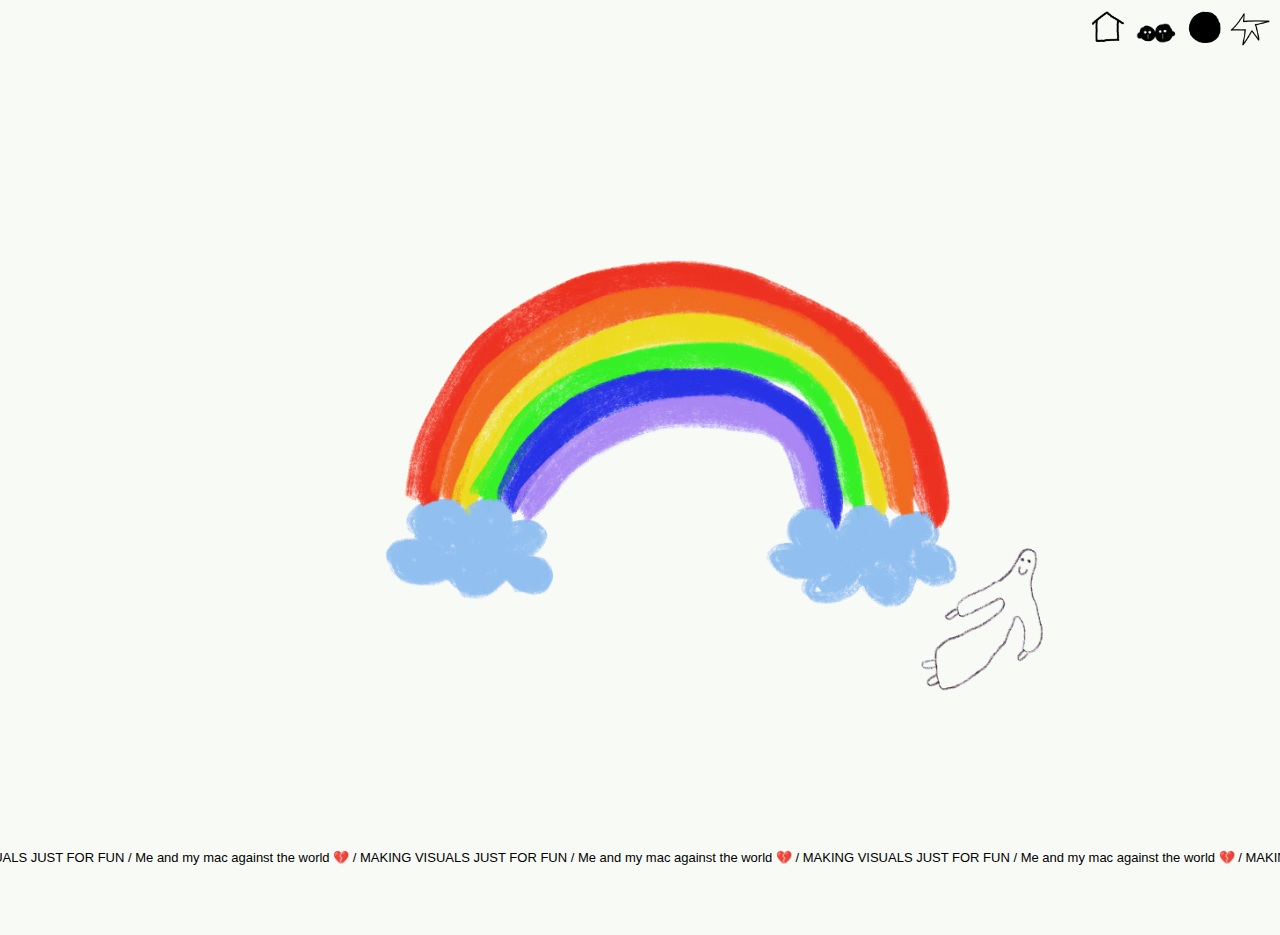
<file: ispit/index.html>
<html>

<head>

	<meta charset='utf-8'>

	<title>Mina Stojadinović</title>
	<link rel="stylesheet" href="stilovi.css">

    <link rel='icon' href='icofav.ico' type='image/x-icon'/ >

    <link href="https://fonts.cdnfonts.com/css/graphik" rel="stylesheet">
	
</head>

<body>


<div class="tc-container0">
	
<div class="tc-container">
	<a href='#'><img src="home.png" alt="" />
    <img class="top-img" src="home1.png" alt="" />
</div>

<div class="tc-container2">
	<a href="plisko.html"><img src="project1.png" alt="" />
    <img class="top-img2" src="project.png" alt="" />
</div>

<div class="tc-container3">
	<a href="lovelettertothesun.html"><img src="sunce1.png" alt="" />
    <img class="top-img3" src="sunce.png" alt="" />
</div>

<div class="tc-container4">
	<a href='o meni.html'><img src="zvezda1.png" alt="" />
    <img class="top-img4" src="zvezda.png" alt="" />
</div>
</div>

<div id='gif'>
		<a href="fanzin.html"><img src= 'gific.gif'></a>
</div>



	<div class="cursor"></div>
	<section class="main">
	</section>
	<script type="text/javascript">
	const cursor = document.querySelector(".cursor");
	var timeout;

	document.addEventListener("mousemove", (e) => {
		let x= e.pageX;
		let y= e.pageY;

		cursor.style.top = y + "px";
		cursor.style.left = x + "px";
		cursor.style.display = "block";


	});
</script>

<div class="table center">
  <div class="monitor-wrapper center">
    <div class="monitor center">
      <p>Me and my mac against the world 💔 / MAKING VISUALS JUST FOR FUN / Me and my mac against the world 💔 / MAKING VISUALS JUST FOR FUN / Me and my mac against the world 💔 / MAKING VISUALS JUST FOR FUN / Me and my mac against the world 💔 / MAKING VISUALS JUST FOR FUN ☆☆☆☆☆☆☆ Me and my mac against the world 💔 / MAKING VISUALS JUST FOR FUN / Me and my mac against the world 💔 / MAKING VISUALS JUST FOR FUN / Me and my mac against the world 💔 / MAKING VISUALS JUST FOR FUN / Me and my mac against the world 💔 / MAKING VISUALS JUST FOR FUN / Me and my mac against the world 💔 / MAKING VISUALS JUST FOR FUN ☆☆☆☆☆☆☆ Me and my mac against the world 💔 / MAKING VISUALS JUST FOR FUN /Me and my mac against the world 💔 / MAKING VISUALS JUST FOR FUN / Me and my mac against the world 💔 / MAKING VISUALS JUST FOR FUN / Me and my mac against the world 💔 / MAKING VISUALS JUST FOR FUN / Me and my mac against the world 💔 / MAKING VISUALS JUST FOR FUN ☆☆☆☆☆☆☆ Me and my mac against the world 💔 / MAKING VISUALS JUST FOR FUN /Me and my mac against the world 💔 / MAKING VISUALS JUST FOR FUN / Me and my mac against the world 💔 / MAKING VISUALS JUST FOR FUN / Me and my mac against the world 💔 / MAKING VISUALS JUST FOR FUN / Me and my mac against the world 💔 / MAKING VISUALS JUST FOR FUN ☆☆☆☆☆☆☆ Me and my mac against the world 💔 / MAKING VISUALS JUST FOR FUN /Me and my mac against the world 💔 / MAKING VISUALS JUST FOR FUN / Me and my mac against the world 💔 / MAKING VISUALS JUST FOR FUN / Me and my mac against the world 💔 / MAKING VISUALS JUST FOR FUN / Me and my mac against the world 💔 / MAKING VISUALS JUST FOR FUN ☆☆☆☆☆☆☆ Me and my mac against the world 💔 / MAKING VISUALS JUST FOR FUN /Me and my mac against the world 💔 / MAKING VISUALS JUST FOR FUN / Me and my mac against the world 💔 / MAKING VISUALS JUST FOR FUN / Me and my mac against the world 💔 / MAKING VISUALS JUST FOR FUN / Me and my mac against the world 💔 / MAKING VISUALS JUST FOR FUN ☆☆☆☆☆☆☆ Me and my mac against the world 💔 / MAKING VISUALS JUST FOR FUN /Me and my mac against the world 💔 / MAKING VISUALS JUST FOR FUN / Me and my mac against the world 💔 / MAKING VISUALS JUST FOR FUN / Me and my mac against the world 💔 / MAKING VISUALS JUST FOR FUN / Me and my mac against the world 💔 / MAKING VISUALS JUST FOR FUN ☆☆☆☆☆☆☆ Me and my mac against the world 💔 / MAKING VISUALS JUST FOR FUN /Me and my mac against the world 💔 / MAKING VISUALS JUST FOR FUN / Me and my mac against the world 💔 / MAKING VISUALS JUST FOR FUN / Me and my mac against the world 💔 / MAKING VISUALS JUST FOR FUN / Me and my mac against the world 💔 / MAKING VISUALS JUST FOR FUN ☆☆☆☆☆☆☆ Me and my mac against the world 💔 / MAKING VISUALS JUST FOR FUN /Me and my mac against the world 💔 / MAKING VISUALS JUST FOR FUN / Me and my mac against the world 💔 / MAKING VISUALS JUST FOR FUN / Me and my mac against the world 💔 / MAKING VISUALS JUST FOR FUN / Me and my mac against the world 💔 / MAKING VISUALS JUST FOR FUN ☆☆☆☆☆☆☆ Me and my mac against the world 💔 / MAKING VISUALS JUST FOR FUN /Me and my mac against the world 💔 / MAKING VISUALS JUST FOR FUN / Me and my mac against the world 💔 / MAKING VISUALS JUST FOR FUN / Me and my mac against the world 💔 / MAKING VISUALS JUST FOR FUN / Me and my mac against the world 💔 / MAKING VISUALS JUST FOR FUN ☆☆☆☆☆☆☆ Me and my mac against the world 💔 / MAKING VISUALS JUST FOR FUN /  </p>
    </div>

  </div>
</div>
	


</body>

</html>
</file>
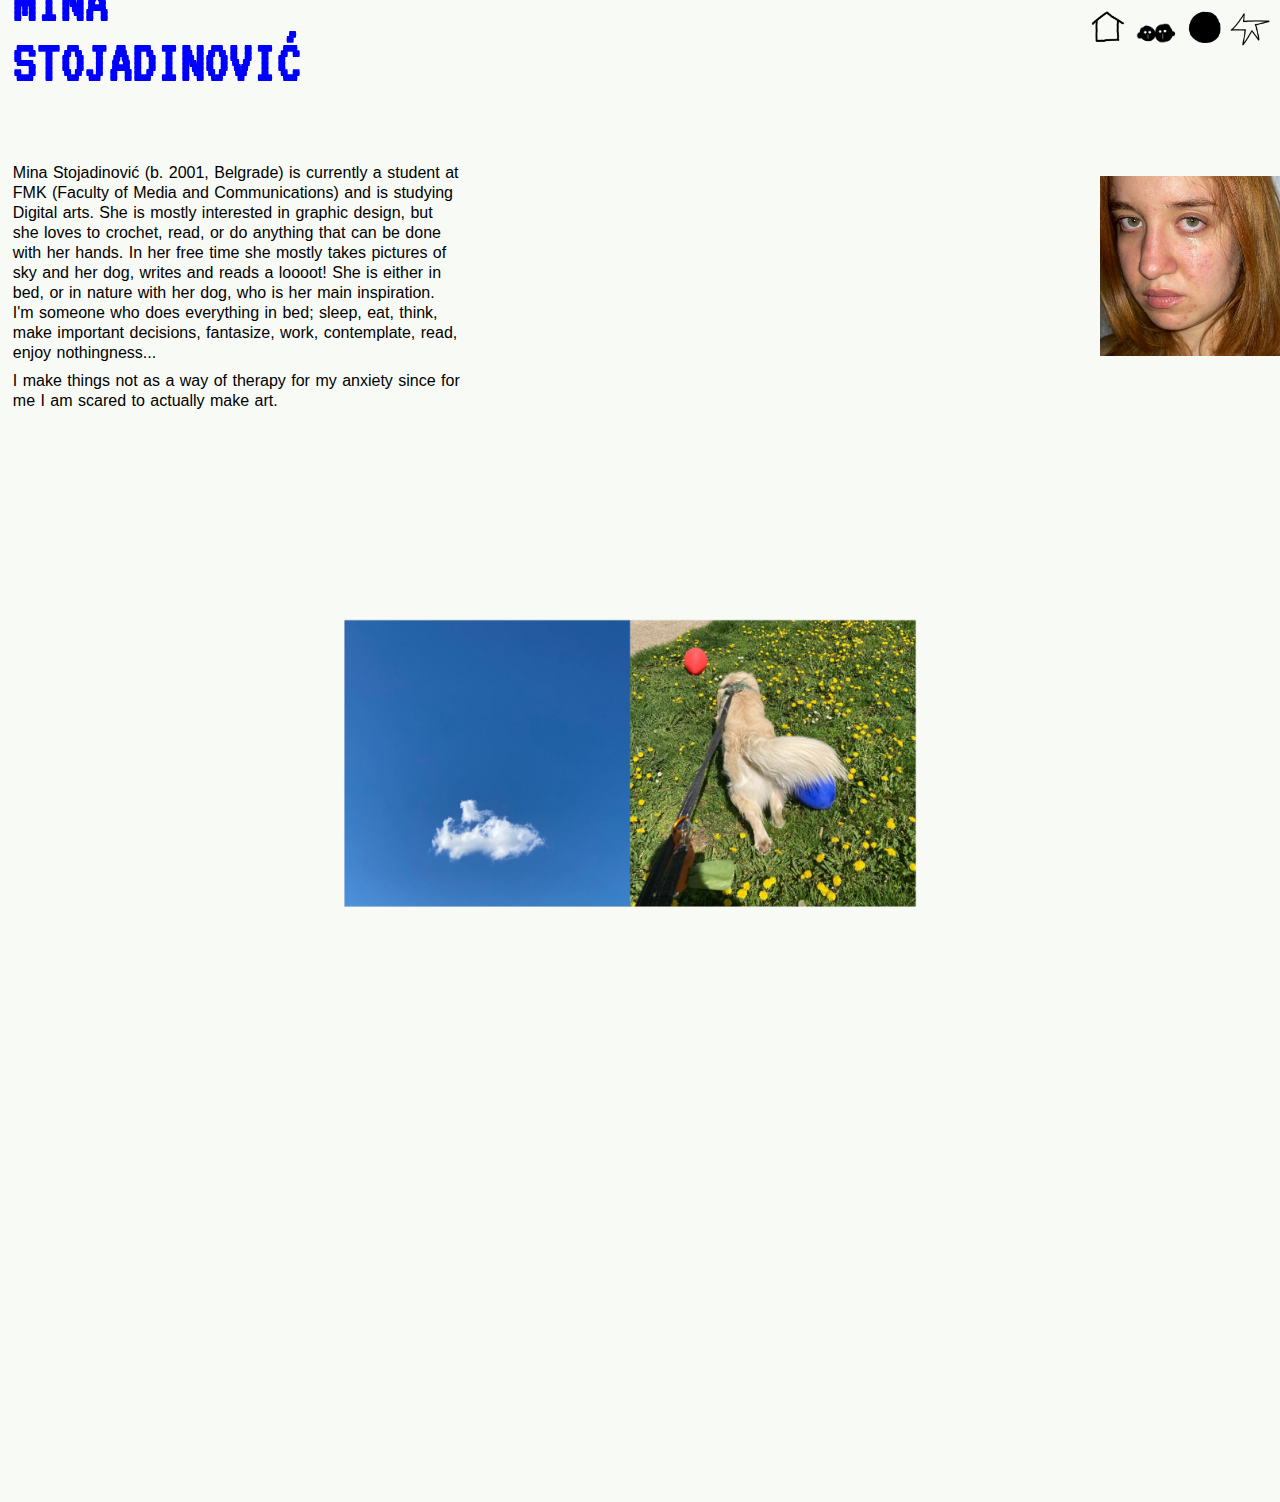
<file: ispit/josjos.html>
<html>

<head>

<title> INFO - Mina Stojadinović </title>
	<meta charset='utf-8'>

	
	<link rel="stylesheet" href="josjos.css">

    <link rel='icon' href='icofav.ico' type='image/x-icon'/ >

    <link rel="preconnect" href="https://fonts.googleapis.com">
<link rel="preconnect" href="https://fonts.gstatic.com" crossorigin>
<link href="https://fonts.googleapis.com/css2?family=VT323&display=swap" rel="stylesheet">

<link href="https://fonts.cdnfonts.com/css/graphik" rel="stylesheet">
	
</head>

<body>


<div class="tc-container0">
	
<div class="tc-container">
	<a href='index.html'><img src="home.png" alt="" />
    <img class="top-img" src="home1.png" alt="" />
</div>

<div class="tc-container2">
	<a href="plisko.html"><img src="project1.png" alt="" />
    <img class="top-img2" src="project.png" alt="" />
</div>

<div class="tc-container3">
	<a href="lovelettertothesun.html"><img src="sunce1.png" alt="" />
    <img class="top-img3" src="sunce.png" alt="" />
</div>

<div class="tc-container4">
	<a href='o meni.html'><img src="zvezda1.png" alt="" />
    <img class="top-img4" src="zvezda.png" alt="" />
</div>
</div>


<div class="ja"><a href="svg2.html"><img src="ja4.jpg" /></div>
<div class="nebo"><a href="https://www.youtube.com/watch?v=V77Gafj_Cqk"><img src="nebo11.png" /></div>


<div class="naslov">
  
    <h1>MINA STOJADINOVIĆ</h1>


<div class="bio">

	<p class="tekst">Mina Stojadinović (b. 2001, Belgrade) is currently a student at FMK (Faculty of Media and Communications) and is studying Digital arts. She is mostly interested in graphic design, but she loves to crochet, read, or do anything that can be done with her hands. In her free time she mostly takes pictures of sky and her dog, writes and reads a loooot! She is either in bed, or in nature with her dog, who is her main inspiration. I'm someone who does everything in bed; sleep, eat, think, make important decisions, fantasize, work, contemplate, read, enjoy nothingness...
	
</p>

<p class="tekst2"> I make things not as a way of therapy for my anxiety since for me I am scared to actually make art.</p>
</div>



<div class="cursor"></div>
	<section class="main">
	</section>
	<script type="text/javascript">
	const cursor = document.querySelector(".cursor");
	var timeout;

	document.addEventListener("mousemove", (e) => {
		let x= e.pageX;
		let y= e.pageY;

		cursor.style.top = y + "px";
		cursor.style.left = x + "px";
		cursor.style.display = "block";


	});
</script>
</body>

</html>
</file>
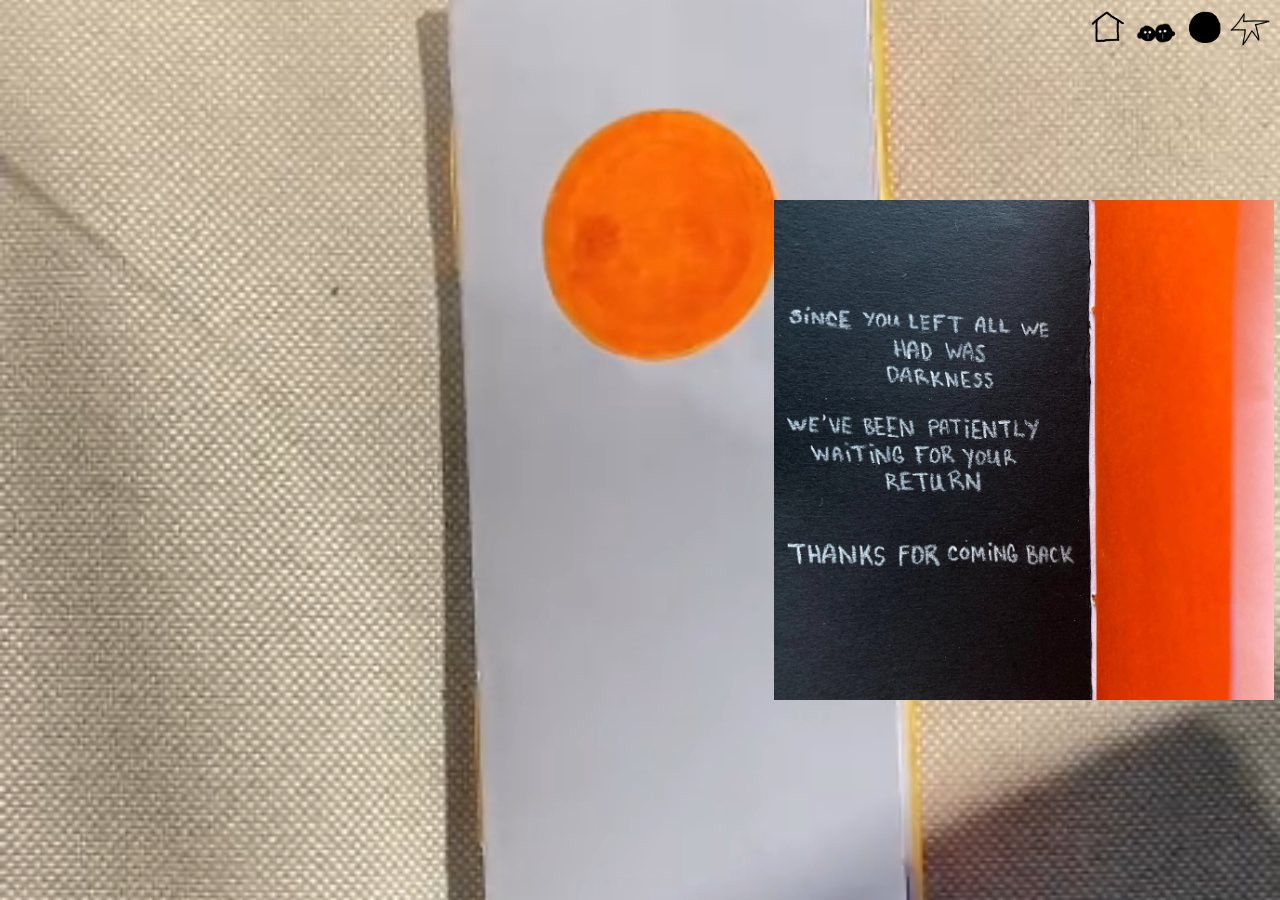
<file: ispit/lovelettertothesun.html>
<html>
<head>
	<title> love letter to the sun - Mina Stojadinović </title>

	<link rel="stylesheet" href="lovelettertothesun.css">
	<link rel='icon' href='icofav.ico' type='image/x-icon'/ >
</head>
<body>
	<div class="video">
	<video controls autoplay muted loop>
  <source src="sunce.mp4" type="video/mp4">
  </video>
</div>

<div class="tc-container0">
	
<div class="tc-container">
	<a href='index.html'><img src="home.png" alt="" />
    <img class="top-img" src="home1.png" alt="" />
</div>

<div class="tc-container2">
	<a href="plisko.html"><img src="project1.png" alt="" />
    <img class="top-img2" src="project.png" alt="" />
</div>

<div class="tc-container3">
	<a href="#"><img src="sunce1.png" alt="" />
    <img class="top-img3" src="sunce.png" alt="" />
</div>

<div class="tc-container4">
	<a href='o meni.html'><img src="zvezda1.png" alt="" />
    <img class="top-img4" src="zvezda.png" alt="" />
</div>
</div>

<div class="cursor"></div>
	<section class="main">
	</section>
	<script type="text/javascript">
	const cursor = document.querySelector(".cursor");
	var timeout;

	document.addEventListener("mousemove", (e) => {
		let x= e.pageX;
		let y= e.pageY;

		cursor.style.top = y + "px";
		cursor.style.left = x + "px";
		cursor.style.display = "block";


	});
</script>

<div class="container">

   <div class="wrapper">
      <img src="4.jpg">
      <img src="3.jpg">
      <img src="6.jpg">
      <img src="2.jpg">
      <img src="5.jpg">
      <img src="1.jpg">
   </div>

</div>
</body>
</html>
</file>
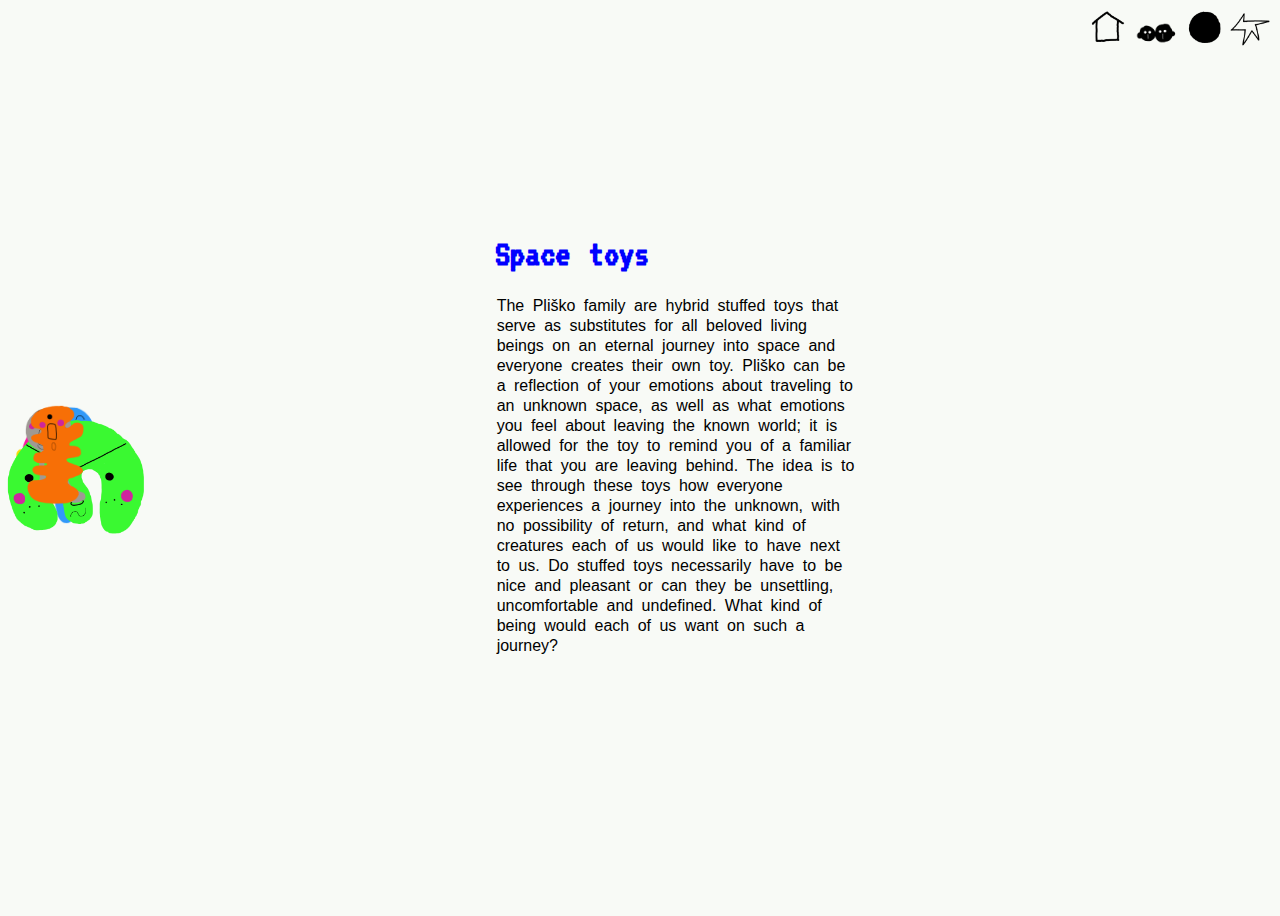
<file: ispit/plisko.html>
<html>

<head>

<meta charset="utf-8">

<title> Pliško - Mina Stojadinović </title>

<link rel='stylesheet' href="plisko.css">

<link rel='icon' href='icofav.ico' type='image/x-icon'/ >

  <link rel="preconnect" href="https://fonts.googleapis.com">
<link rel="preconnect" href="https://fonts.gstatic.com" crossorigin>
<link href="https://fonts.googleapis.com/css2?family=VT323&display=swap" rel="stylesheet">

<link href="https://fonts.cdnfonts.com/css/graphik" rel="stylesheet">

</head>

<body>


  </div>

<div class="tc-container0">
  
<div class="tc-container">
  <a href='index.html'><img src="home.png" alt="" />
    <img class="top-img" src="home1.png" alt="" />
</div>

<div class="tc-container2">
  <a href="#"><img src="project1.png" alt="" />
    <img class="top-img2" src="project.png" alt="" />
</div>

<div class="tc-container3">
  <a href="lovelettertothesun.html"><img src="sunce1.png" alt="" />
    <img class="top-img3" src="sunce.png" alt="" />
</div>

<div class="tc-container4">
  <a href='o meni.html'><img src="zvezda1.png" alt="" />
    <img class="top-img4" src="zvezda.png" alt="" />
</div>
</div>

<div class="naslov">
  
    <h1>Space toys</h1>

<div class="plisko">

    <p class="tekst">The Pliško family are hybrid stuffed toys that serve as substitutes for all beloved living beings on an eternal journey into space and everyone creates their own toy. Pliško can be a reflection of your emotions about traveling to an unknown space, as well as what emotions you feel about leaving the known world; it is allowed for the toy to remind you of a familiar life that you are leaving behind.
     The idea is to see through these toys how everyone experiences a journey into the unknown, with no possibility of return, and what kind of creatures each of us would like to have next to us. Do stuffed toys necessarily have to be nice and pleasant or can they be unsettling, uncomfortable and undefined. What kind of being would each of us want on such a journey?</p>
    
  </div>

<div id="pisko"><img src="pisko.png" width="100" height="100"></div>
<div id="plavi"><img src="plavi.png" width="120" height="120"></div>
<div id="zeleni"><img src="zeleni.png" width="150" height="150"></div>
<div id="sivi"><img src="sivi.png" width="100" height="100"></div>
<div id="narandzasti"><img src="narandzasti.png" width="100" height="100"></div>

<div class="cursor"></div>
<section class="main">
</section>
<script type="text/javascript">
  const cursor = document.querySelector(".cursor");
  var timeout;

  document.addEventListener("mousemove", (e) => {
    let x= e.pageX;
    let y= e.pageY;

    cursor.style.top = y + "px";
    cursor.style.left = x + "px";
    cursor.style.display = "block";

  });
</script>
  
</div>
</div>
</body>
</html>
</file>
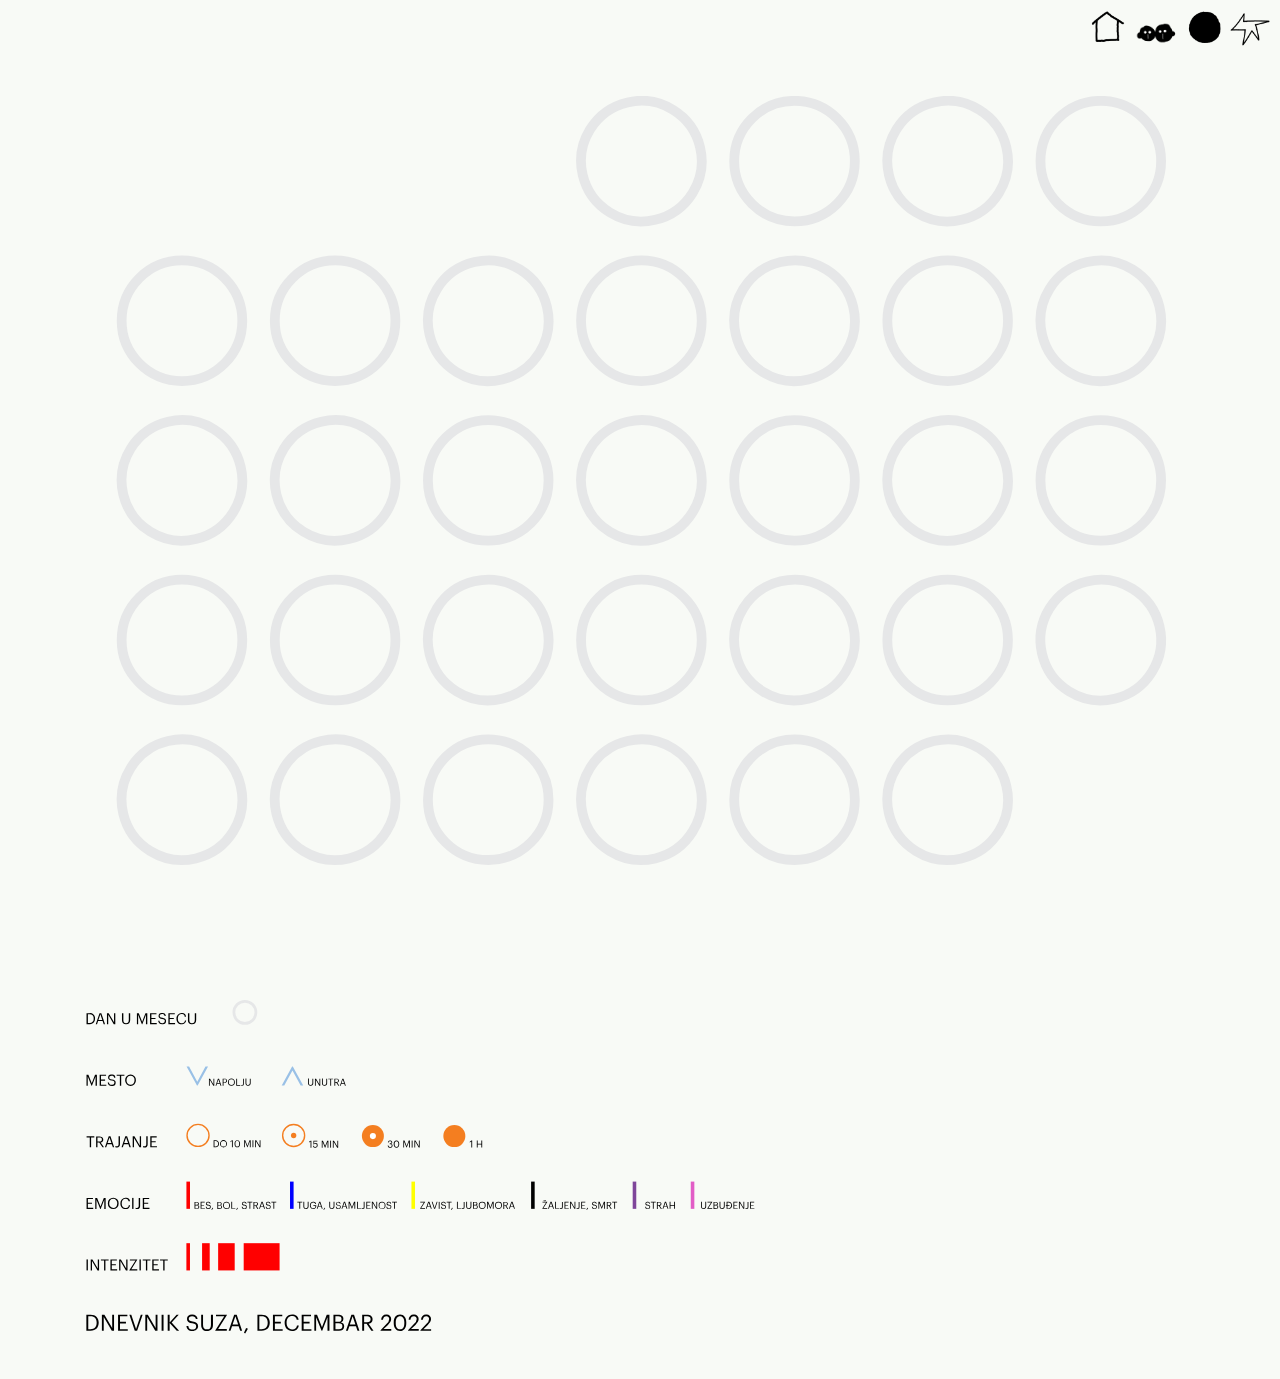
<file: ispit/svg2.html>
<html>
<head>
	<title> Dnevnik suza - Mina Stojadinović </title>

	<link rel="stylesheet" href="svg2.css">
	<link rel='icon' href='icofav.ico' type='image/x-icon'/ >
</head>
<body>

  <div class="tc-container0">
  
<div class="tc-container">
  <a href='index.html'><img src="home.png" alt="" />
    <img class="top-img" src="home1.png" alt="" />
</div>

<div class="tc-container2">
  <a href="plisko.html"><img src="project1.png" alt="" />
    <img class="top-img2" src="project.png" alt="" />
</div>

<div class="tc-container3">
  <a href="lovelettertothesun.html"><img src="sunce1.png" alt="" />
    <img class="top-img3" src="sunce.png" alt="" />
</div>

<div class="tc-container4">
  <a href='o meni.html'><img src="zvezda1.png" alt="" />
    <img class="top-img4" src="zvezda.png" alt="" />
</div>
</div>

<svg xmlns="http://www.w3.org/2000/svg" xmlns:xlink="http://www.w3.org/1999/xlink" viewBox="0 0 792.92 886.19">
  <defs>
    <linearGradient id="linear-gradient" x1="405.86" y1="372.11" x2="384.58" y2="408.96" gradientTransform="matrix(-0.4, 0.96, -1.45, -0.26, 1063.12, 101.97)" gradientUnits="userSpaceOnUse">
      <stop offset="0.75" stop-color="blue"/>
      <stop offset="0.8" stop-color="#df0020"/>
      <stop offset="1" stop-color="red"/>
    </linearGradient>
    <linearGradient id="linear-gradient-2" x1="576.64" y1="501.38" x2="618.95" y2="501.38" gradientTransform="matrix(2.01, 0.79, -2.61, 0.61, 710.02, -286.8)" gradientUnits="userSpaceOnUse">
      <stop offset="0.31" stop-color="blue"/>
      <stop offset="0.44" stop-color="blue"/>
      <stop offset="0.74" stop-color="#e6e619"/>
      <stop offset="1" stop-color="#ff0"/>
    </linearGradient>
    <linearGradient id="linear-gradient-3" x1="224.63" y1="543.17" x2="271.01" y2="543.17" gradientTransform="matrix(0.6, 0.87, -1.04, 0.5, 659.52, 62.73)" gradientUnits="userSpaceOnUse">
      <stop offset="0.02"/>
      <stop offset="0.18" stop-color="#000013"/>
      <stop offset="0.45" stop-color="blue"/>
      <stop offset="0.96" stop-color="blue"/>
    </linearGradient>
  </defs>
  <title>dnevnik suza</title>
  <g id="OSTALO2">
    <g id="OSTALO22">
      <g id="OSTALO">
        <path d="M169.12,716.72h.5l7.46,13.58h-1.84l-5.87-10.82L163.5,730.3h-1.84Z" transform="translate(-21.77 -21.7)" fill="#99c0e6"/>
      </g>
      <g id="OSTALO-2" data-name="OSTALO">
        <path d="M95.35,716.72l5.87,10.82,5.87-10.82h1.84l-7.46,13.58H101l-7.46-13.58Z" transform="translate(-21.77 -21.7)" fill="#99c0e6"/>
      </g>
      <g id="OSTALO-3" data-name="OSTALO">
        <circle cx="263.52" cy="744.85" r="7.88" fill="#f47e20"/>
      </g>
      <g id="OSTALO-4" data-name="OSTALO">
        <path d="M101.76,774.43a8.38,8.38,0,1,1,8.38-8.38A8.39,8.39,0,0,1,101.76,774.43Zm0-15.76a7.38,7.38,0,1,0,7.38,7.38A7.39,7.39,0,0,0,101.76,758.67Z" transform="translate(-21.77 -21.7)" fill="#f47e20"/>
      </g>
      <g id="OSTALO-5" data-name="OSTALO">
        <path d="M135.32,686.82a8.88,8.88,0,1,1,8.88-8.88A8.89,8.89,0,0,1,135.32,686.82Zm0-15.76a6.88,6.88,0,1,0,6.88,6.88A6.89,6.89,0,0,0,135.32,671.06Z" transform="translate(-21.77 -21.7)" fill="#e6e7e8"/>
      </g>
      <g id="OSTALO-6" data-name="OSTALO">
        <path d="M170.22,774.47a8.38,8.38,0,1,1,8.38-8.38A8.39,8.39,0,0,1,170.22,774.47Zm0-15.76a7.38,7.38,0,1,0,7.38,7.38A7.39,7.39,0,0,0,170.22,758.71Z" transform="translate(-21.77 -21.7)" fill="#f47e20"/>
        <circle cx="148.45" cy="744.39" r="1.91" fill="#f47e20"/>
      </g>
      <g id="OSTALO-7" data-name="OSTALO">
        <circle cx="205.2" cy="744.85" r="7.88" fill="#f47e20"/>
        <circle cx="205.2" cy="744.85" r="2.18" fill="#fff"/>
      </g>
      <g id="OSTALO-8" data-name="OSTALO">
        <rect x="71.67" y="777.42" width="2.56" height="19.51" fill="red"/>
      </g>
      <g id="OSTALO-9" data-name="OSTALO">
        <rect x="71.65" y="821.52" width="2.56" height="19.51" fill="red"/>
      </g>
      <g id="OSTALO-10" data-name="OSTALO">
        <rect x="82.88" y="821.52" width="5.47" height="19.51" fill="red"/>
      </g>
      <g id="OSTALO-11" data-name="OSTALO">
        <rect x="94.38" y="821.52" width="11.86" height="19.51" fill="red"/>
      </g>
      <g id="OSTALO-12" data-name="OSTALO">
        <rect x="112.68" y="821.52" width="25.7" height="19.51" fill="red"/>
      </g>
      <g id="OSTALO-13" data-name="OSTALO">
        <rect x="145.85" y="777.42" width="2.56" height="19.51" fill="blue"/>
      </g>
      <g id="OSTALO-14" data-name="OSTALO">
        <rect x="232.8" y="777.42" width="2.56" height="19.51" fill="#ff0"/>
      </g>
      <g id="OSTALO-15" data-name="OSTALO">
        <rect x="318.48" y="777.42" width="2.56" height="19.51"/>
      </g>
      <g id="OSTALO-16" data-name="OSTALO">
        <rect x="391.23" y="777.42" width="2.56" height="19.51" fill="#7f469a"/>
      </g>
      <g id="OSTALO-17" data-name="OSTALO">
        <rect x="432.81" y="777.42" width="2.56" height="19.51" fill="#e25dc6"/>
      </g>
    </g>
  </g>
  <g id="KRUGOVI">
    <g id="KRUGOVI11">
      <circle id="KRUG" cx="419.22" cy="68.4" r="43.19" transform="translate(-26.27 76.44) rotate(-13.28)" fill="none" stroke="#e6e7e8" stroke-miterlimit="10" stroke-width="7"/>
      <circle id="KRUG-2" data-name="KRUG" cx="528.87" cy="68.4" r="43.19" transform="translate(84.77 372.3) rotate(-45)" fill="none" stroke="#e6e7e8" stroke-miterlimit="10" stroke-width="7"/>
      <circle id="KRUG-3" data-name="KRUG" cx="638.53" cy="68.4" r="43.19" transform="translate(-20.4 126.83) rotate(-13.28)" fill="none" stroke="#e6e7e8" stroke-miterlimit="10" stroke-width="7"/>
      <circle id="KRUG-4" data-name="KRUG" cx="748.18" cy="68.4" r="43.19" transform="translate(149.01 527.37) rotate(-45)" fill="none" stroke="#e6e7e8" stroke-miterlimit="10" stroke-width="7"/>
      <circle id="KRUG-5" data-name="KRUG" cx="90.25" cy="182.71" r="43.19" transform="translate(-124.53 95.63) rotate(-45)" fill="none" stroke="#e6e7e8" stroke-miterlimit="10" stroke-width="7"/>
      <circle id="KRUG-6" data-name="KRUG" cx="199.91" cy="182.71" r="43.19" transform="translate(-92.41 173.17) rotate(-45)" fill="none" stroke="#e6e7e8" stroke-miterlimit="10" stroke-width="7"/>
      <circle id="KRUG-7" data-name="KRUG" cx="309.56" cy="182.71" r="43.19" transform="translate(-55.46 54.31) rotate(-13.28)" fill="none" stroke="#e6e7e8" stroke-miterlimit="10" stroke-width="7"/>
      <circle id="KRUG-8" data-name="KRUG" cx="419.22" cy="182.71" r="43.19" transform="translate(-28.18 328.24) rotate(-45)" fill="none" stroke="#e6e7e8" stroke-miterlimit="10" stroke-width="7"/>
      <circle id="KRUG-9" data-name="KRUG" cx="528.87" cy="182.71" r="43.19" transform="translate(-49.6 104.69) rotate(-13.28)" fill="none" stroke="#e6e7e8" stroke-miterlimit="10" stroke-width="7"/>
      <circle id="KRUG-10" data-name="KRUG" cx="638.53" cy="182.71" r="43.19" transform="translate(36.06 483.32) rotate(-45)" fill="none" stroke="#e6e7e8" stroke-miterlimit="10" stroke-width="7"/>
      <circle id="KRUG-11" data-name="KRUG" cx="748.18" cy="182.71" r="43.19" transform="translate(-43.73 155.08) rotate(-13.28)" fill="none" stroke="#e6e7e8" stroke-miterlimit="10" stroke-width="7"/>
      <circle id="KRUG-12" data-name="KRUG" cx="90.25" cy="297.02" r="43.19" transform="translate(-87.59 6.98) rotate(-13.28)" fill="none" stroke="#e6e7e8" stroke-miterlimit="10" stroke-width="7"/>
      <circle id="KRUG-13" data-name="KRUG" cx="199.91" cy="297.02" r="43.19" transform="translate(-84.66 32.17) rotate(-13.28)" fill="none" stroke="#e6e7e8" stroke-miterlimit="10" stroke-width="7"/>
      <circle id="KRUG-14" data-name="KRUG" cx="309.56" cy="297.02" r="43.19" transform="translate(-141.13 284.18) rotate(-45)" fill="none" stroke="#e6e7e8" stroke-miterlimit="10" stroke-width="7"/>
      <circle id="KRUG-15" data-name="KRUG" cx="419.22" cy="297.02" r="43.19" transform="translate(-78.79 82.56) rotate(-13.28)" fill="none" stroke="#e6e7e8" stroke-miterlimit="10" stroke-width="7"/>
      <circle id="KRUG-16" data-name="KRUG" cx="528.87" cy="297.02" r="43.19" transform="translate(-76.89 439.26) rotate(-45)" fill="none" stroke="#e6e7e8" stroke-miterlimit="10" stroke-width="7"/>
      <circle id="KRUG-17" data-name="KRUG" cx="638.53" cy="297.02" r="43.19" transform="translate(-72.93 132.94) rotate(-13.28)" fill="none" stroke="#e6e7e8" stroke-miterlimit="10" stroke-width="7"/>
      <circle id="KRUG-18" data-name="KRUG" cx="748.18" cy="297.02" r="43.19" transform="translate(-12.66 594.33) rotate(-45)" fill="none" stroke="#e6e7e8" stroke-miterlimit="10" stroke-width="7"/>
      <circle id="KRUG-19" data-name="KRUG" cx="90.25" cy="411.33" r="43.19" transform="translate(-286.19 162.59) rotate(-45)" fill="none" stroke="#e6e7e8" stroke-miterlimit="10" stroke-width="7"/>
      <circle id="KRUG-20" data-name="KRUG" cx="199.91" cy="411.33" r="43.19" transform="translate(-254.07 240.13) rotate(-45)" fill="none" stroke="#e6e7e8" stroke-miterlimit="10" stroke-width="7"/>
      <circle id="KRUG-21" data-name="KRUG" cx="309.56" cy="411.33" r="43.19" transform="translate(-107.99 60.42) rotate(-13.28)" fill="none" stroke="#e6e7e8" stroke-miterlimit="10" stroke-width="7"/>
      <circle id="KRUG-22" data-name="KRUG" cx="419.22" cy="411.33" r="43.19" transform="translate(-189.84 395.2) rotate(-45)" fill="none" stroke="#e6e7e8" stroke-miterlimit="10" stroke-width="7"/>
      <circle id="KRUG-23" data-name="KRUG" cx="528.87" cy="411.33" r="43.19" transform="translate(-102.13 110.81) rotate(-13.28)" fill="none" stroke="#e6e7e8" stroke-miterlimit="10" stroke-width="7"/>
      <circle id="KRUG-24" data-name="KRUG" cx="638.53" cy="411.33" r="43.19" transform="translate(-125.61 550.28) rotate(-45)" fill="none" stroke="#e6e7e8" stroke-miterlimit="10" stroke-width="7"/>
      <circle id="KRUG-25" data-name="KRUG" cx="748.18" cy="411.33" r="43.19" transform="translate(-96.26 161.2) rotate(-13.28)" fill="none" stroke="#e6e7e8" stroke-miterlimit="10" stroke-width="7"/>
      <circle id="KRUG-26" data-name="KRUG" cx="90.25" cy="525.65" r="43.19" transform="translate(-140.12 13.09) rotate(-13.28)" fill="none" stroke="#e6e7e8" stroke-miterlimit="10" stroke-width="7"/>
      <circle id="KRUG-27" data-name="KRUG" cx="199.91" cy="525.65" r="43.19" transform="translate(-137.19 38.29) rotate(-13.28)" fill="none" stroke="#e6e7e8" stroke-miterlimit="10" stroke-width="7"/>
      <circle id="KRUG-28" data-name="KRUG" cx="309.56" cy="525.65" r="43.19" transform="translate(-302.79 351.15) rotate(-45)" fill="none" stroke="#e6e7e8" stroke-miterlimit="10" stroke-width="7"/>
      <circle id="KRUG-29" data-name="KRUG" cx="419.22" cy="525.65" r="43.19" transform="translate(-131.32 88.67) rotate(-13.28)" fill="none" stroke="#e6e7e8" stroke-miterlimit="10" stroke-width="7"/>
      <circle id="KRUG-30" data-name="KRUG" cx="528.87" cy="525.65" r="43.19" transform="translate(-238.55 506.22) rotate(-45)" fill="none" stroke="#e6e7e8" stroke-miterlimit="10" stroke-width="7"/>
      <circle id="KRUG-31" data-name="KRUG" cx="638.53" cy="525.65" r="43.19" transform="translate(-125.46 139.06) rotate(-13.28)" fill="none" stroke="#e6e7e8" stroke-miterlimit="10" stroke-width="7"/>
    </g>
  </g>
  <g id="PODACI">
    <g id="PODACI11">
      <path id="PODACI-2" data-name="PODACI" d="M322.51,324.29l.74-.29,19.23,15.67-2.72,1.11-15.22-12.54-2.22,19.59-2.73,1.11Z" transform="translate(-21.77 -21.7)" fill="#99c0e6"/>
      <g id="PODACI-3" data-name="PODACI">
        <path id="PODACI-4" data-name="PODACI" d="M202.89,327.18l.73-.3,19.24,15.68-2.73,1.1-15.22-12.54-2.21,19.6-2.73,1.1Z" transform="translate(-21.77 -21.7)" fill="#99c0e6"/>
        <path id="PODACI-5" data-name="PODACI" d="M431.87,207.48l.74-.29,19.24,15.68-2.73,1.1L433.9,211.43,431.68,231l-2.73,1.1Z" transform="translate(-21.77 -21.7)" fill="#99c0e6"/>
        <path id="PODACI-6" data-name="PODACI" d="M538.71,324.29l.73-.29,19.24,15.67L556,340.78l-15.22-12.54-2.21,19.59-2.73,1.11Z" transform="translate(-21.77 -21.7)" fill="#99c0e6"/>
        <circle id="PODACI-7" data-name="PODACI" cx="390.26" cy="152.23" r="10.31" fill="none" stroke="#ff7f00" stroke-miterlimit="10"/>
        <g id="PODACI-8" data-name="PODACI">
          <circle id="PODACI-9" data-name="PODACI" cx="161.27" cy="265.2" r="10.12" fill="none" stroke="#f47e20" stroke-miterlimit="10"/>
          <circle id="PODACI-10" data-name="PODACI" cx="161.27" cy="265.2" r="2.45" fill="#f47e20"/>
        </g>
        <g id="PODACI-11" data-name="PODACI">
          <circle id="PODACI-12" data-name="PODACI" cx="276.85" cy="272.85" r="10.12" fill="none" stroke="#f47e20" stroke-miterlimit="10"/>
          <circle id="PODACI-13" data-name="PODACI" cx="276.85" cy="272.85" r="2.45" fill="#f47e20"/>
        </g>
        <g id="PODACI-14" data-name="PODACI">
          <circle id="PODACI-15" data-name="PODACI" cx="509.33" cy="257.54" r="10.12" fill="none" stroke="#f47e20" stroke-miterlimit="10"/>
          <circle id="PODACI-16" data-name="PODACI" cx="509.33" cy="257.54" r="2.45" fill="#f47e20"/>
        </g>
        <rect id="PODACI-17" data-name="PODACI" x="231.21" y="248.71" width="6.36" height="48.53" transform="translate(11.5 549.61) rotate(-105.36)" fill="red"/>
        <rect id="PODACI-18" data-name="PODACI" x="347.97" y="254.98" width="6.36" height="48.53" transform="translate(153.16 670.13) rotate(-105.36)" fill="blue"/>
        <rect id="PODACI-19" data-name="PODACI" x="509.22" y="311.84" width="6.36" height="48.53" transform="translate(185.34 -216.93) rotate(26.86)" fill="red"/>
        <rect id="PODACI-20" data-name="PODACI" x="379" y="181.22" width="6.36" height="48.53" transform="translate(263.53 606.75) rotate(-105.36)" fill="#ec1e24"/>
        <g id="PODACI-21" data-name="PODACI">
          <path d="M752.19,213.85l14.61,13.24,3.14-19.47,2.77-1-4.08,24.48-.75.26-18.47-16.57Z" transform="translate(-21.77 -21.7)" fill="#99c0e6"/>
          <g>
            <circle cx="729.94" cy="165.52" r="10.82" fill="#f47e20"/>
            <circle cx="729.94" cy="165.52" r="2.99" fill="#fff"/>
          </g>
          <rect x="689.57" y="123.77" width="51.15" height="56.76" transform="translate(1388.79 -95.35) rotate(150)" fill="#7f469a"/>
          <g>
            <path d="M316.75,441l.73-.3,19.24,15.68-2.73,1.1L318.77,445l-2.21,19.6-2.73,1.1Z" transform="translate(-21.77 -21.7)" fill="#99c0e6"/>
            <g>
              <circle cx="275.59" cy="384.82" r="10.82" fill="#f47e20"/>
              <circle cx="275.59" cy="384.82" r="2.99" fill="#fff"/>
            </g>
            <rect x="328.37" y="355.34" width="17.24" height="48.53" transform="translate(310.18 865.47) rotate(-137.83)" fill="url(#linear-gradient)"/>
            <g>
              <path d="M202.89,557.06l.73-.3,19.24,15.68-2.73,1.1L204.91,561l-2.21,19.6L200,581.7Z" transform="translate(-21.77 -21.7)" fill="#99c0e6"/>
              <path d="M649.68,552.73l.73-.29,19.24,15.67-2.73,1.11L651.7,556.68l-2.21,19.59-2.73,1.11Z" transform="translate(-21.77 -21.7)" fill="#99c0e6"/>
              <path d="M773.69,427.6l.56-.57,23.85,6.88L796,436l-18.92-5.57,5.65,18.89-2.08,2.09Z" transform="translate(-21.77 -21.7)" fill="#99c0e6"/>
              <path d="M88.1,555.68l.73-.3,19.24,15.68-2.73,1.11L90.12,559.63l-2.21,19.59-2.73,1.11Z" transform="translate(-21.77 -21.7)" fill="#99c0e6"/>
              <path d="M412.82,559.77,427.43,573l3.14-19.47,2.78-1-4.08,24.48-.75.27L410,560.74Z" transform="translate(-21.77 -21.7)" fill="#99c0e6"/>
              <circle cx="407.03" cy="491.22" r="10.31" fill="none" stroke="#ff7f00" stroke-miterlimit="10"/>
              <circle cx="171.41" cy="501.47" r="10.31" fill="none" stroke="#ff7f00" stroke-miterlimit="10"/>
              <circle cx="620.3" cy="496.81" r="10.31" fill="none" stroke="#ff7f00" stroke-miterlimit="10"/>
              <circle cx="721.47" cy="374.32" r="10.31" fill="#ff7f00"/>
              <g>
                <circle cx="65.99" cy="483.76" r="10.12" fill="none" stroke="#f47e20" stroke-miterlimit="10"/>
                <circle cx="65.99" cy="483.76" r="2.45" fill="#f47e20"/>
              </g>
              <rect x="123.66" y="475.41" width="6.36" height="48.53" transform="translate(-343.14 732.66) rotate(-105.36)" fill="blue"/>
              <rect x="43.88" y="500.67" width="6.36" height="48.53" transform="translate(-468.41 687.68) rotate(-105.36)" fill="blue"/>
              <rect x="704.29" y="374.4" width="6.36" height="48.53" transform="translate(-62 693.79) rotate(-52.37)" fill="blue"/>
              <rect x="593.96" y="468.49" width="20.96" height="48.53" transform="translate(-176.64 648.84) rotate(-52.37)" fill="url(#linear-gradient-2)"/>
              <rect x="378.85" y="483.33" width="6.36" height="48.53" transform="translate(-274.99 478.49) rotate(-52.37)"/>
              <rect x="787.05" y="376.07" width="6.36" height="48.53" transform="translate(495.02 1221.22) rotate(-98.89)" fill="#ff0"/>
              <rect x="757.35" y="430.26" width="6.36" height="48.53" transform="translate(-85.58 757.56) rotate(-52.37)" fill="red"/>
              <rect x="239.28" y="524.67" width="10.41" height="48.53" transform="translate(-374.91 464.5) rotate(-60)" fill="url(#linear-gradient-3)"/>
            </g>
          </g>
        </g>
      </g>
      <circle id="SIVI" cx="397.09" cy="46.65" r="36.28" fill="#f8faf6"/>
      <circle id="SIVI-2" data-name="SIVI" cx="506.7" cy="46.58" r="36.28" fill="#f8faf6"/>
      <circle id="SIVI-3" data-name="SIVI" cx="616.44" cy="46.18" r="36.28" fill="#f8faf6"/>
      <circle id="SIVI-4" data-name="SIVI" cx="725.77" cy="46.64" r="36.28" fill="#f8faf6"/>
      <circle id="SIVI-5" data-name="SIVI" cx="69.05" cy="160.27" r="36.28" fill="#f8faf6"/>
      <circle id="SIVI-6" data-name="SIVI" cx="177.29" cy="161.27" r="36.28" fill="#f8faf6"/>
      <circle id="SIVI-7" data-name="SIVI" cx="287.01" cy="161.92" r="36.28" fill="#f8faf6"/>
      <circle id="SIVI-8" data-name="SIVI" cx="506.26" cy="160.84" r="36.28" fill="#f8faf6"/>
      <circle id="SIVI-9" data-name="SIVI" cx="616.25" cy="160.43" r="36.28" fill="#f8faf6"/>
      <circle id="SIVI-10" data-name="SIVI" cx="68.19" cy="276.02" r="36.28" fill="#f8faf6"/>
      <circle id="SIVI-11" data-name="SIVI" cx="397.53" cy="275.12" r="36.28" fill="#f8faf6"/>
      <circle id="SIVI-12" data-name="SIVI" cx="616.42" cy="276.03" r="36.28" fill="#f8faf6"/>
      <circle id="SIVI-13" data-name="SIVI" cx="727.23" cy="275.91" r="36.28" fill="#f8faf6"/>
      <circle id="SIVI-14" data-name="SIVI" cx="67.19" cy="389.76" r="36.28" fill="#f8faf6"/>
      <circle id="SIVI-15" data-name="SIVI" cx="178.54" cy="389.81" r="36.28" fill="#f8faf6"/>
      <circle id="SIVI-16" data-name="SIVI" cx="397.28" cy="389.76" r="36.28" fill="#f8faf6"/>
      <circle id="SIVI-17" data-name="SIVI" cx="507.53" cy="391" r="36.28" fill="#f8faf6"/>
      <circle id="SIVI-18" data-name="SIVI" cx="617.06" cy="389.9" r="36.28" fill="#f8faf6"/>
      <circle id="SIVI-19" data-name="SIVI" cx="288.48" cy="503.51" r="36.28" fill="#f8faf6"/>
      <circle id="SIVI-20" data-name="SIVI" cx="506.56" cy="503.78" r="36.28" fill="#f8faf6"/>
    </g>
  </g>
  <g id="TEKSTOVI">
    <g id="TEKSTOVI11">
      <path d="M24.79,894.48h-3v11.45h3c4,0,5.83-2.51,5.83-5.68v-.15C30.59,896.92,28.73,894.48,24.79,894.48Zm4.36,5.75c0,2.8-1.48,4.56-4.42,4.56H23.16V895.6h1.55c3.16,0,4.44,1.86,4.44,4.5Z" transform="translate(-21.77 -21.7)"/>
      <polygon points="18.52 882.24 12.95 872.78 11.14 872.78 11.14 884.22 12.46 884.22 12.46 874.41 18.24 884.22 19.84 884.22 19.84 872.78 18.52 872.78 18.52 882.24"/>
      <polygon points="24.11 878.94 28.37 878.94 28.37 877.8 24.11 877.8 24.11 873.91 29.39 873.91 29.39 872.78 22.72 872.78 22.72 884.22 29.68 884.22 29.68 883.09 24.11 883.09 24.11 878.94"/>
      <polygon points="35.6 882.88 32.19 872.78 30.82 872.78 34.7 884.22 36.37 884.22 40.32 872.78 39.01 872.78 35.6 882.88"/>
      <polygon points="49.62 882.24 44.05 872.78 42.24 872.78 42.24 884.22 43.57 884.22 43.57 874.41 49.35 884.22 50.95 884.22 50.95 872.78 49.62 872.78 49.62 882.24"/>
      <rect x="53.9" y="872.78" width="1.39" height="11.44"/>
      <polygon points="66.18 872.76 64.63 872.76 59.65 878.28 59.65 872.78 58.26 872.78 58.26 884.22 59.65 884.22 59.65 878.64 64.75 884.22 66.44 884.22 61.09 878.33 66.18 872.76"/>
      <path d="M97.88,899.37c-2.34-.36-2.75-.93-2.75-2s.81-1.86,2.38-1.86,2.42.59,2.69,2h1.25c-.22-2-1.65-3.15-3.94-3.15s-3.68,1.34-3.68,3.1c0,2,1.42,2.79,3.83,3.16,2.17.35,2.76.89,2.76,2.19a2.32,2.32,0,0,1-2.6,2.16c-2.31,0-2.85-1.15-3-2.51H93.45c.2,1.95,1.31,3.63,4.37,3.63,2.27,0,4-1.45,4-3.38C101.77,900.53,100.42,899.77,97.88,899.37Z" transform="translate(-21.77 -21.7)"/>
      <path d="M111,901.38c0,2.8-1.09,3.54-2.91,3.54s-2.75-.93-2.75-3.33v-7.11H104v7.27c0,2.79,1.49,4.32,4.12,4.32,2.94,0,4.34-1.71,4.34-4.5v-7.09H111Z" transform="translate(-21.77 -21.7)"/>
      <polygon points="92.86 873.91 98.77 873.91 92.29 884 92.29 884.22 100.59 884.22 100.59 883.04 94.38 883.04 100.69 872.99 100.69 872.78 92.86 872.78 92.86 873.91"/>
      <path d="M127.64,894.48l-3.94,11.45H125l1.11-3.3h4.72l1.12,3.3h1.38l-3.88-11.45Zm-1.14,7,2-5.89,2,5.89Z" transform="translate(-21.77 -21.7)"/>
      <polygon points="112.88 885.74 113.74 886.19 115.71 882.85 114.42 882.24 112.88 885.74"/>
      <path d="M147.29,894.48h-3v11.45h3c4,0,5.83-2.51,5.83-5.68v-.15C153.08,896.92,151.22,894.48,147.29,894.48Zm4.35,5.75c0,2.8-1.47,4.56-4.42,4.56h-1.57V895.6h1.56c3.15,0,4.43,1.86,4.43,4.5Z" transform="translate(-21.77 -21.7)"/>
      <polygon points="135.02 878.94 139.28 878.94 139.28 877.8 135.02 877.8 135.02 873.91 140.31 873.91 140.31 872.78 133.63 872.78 133.63 884.22 140.59 884.22 140.59 883.09 135.02 883.09 135.02 878.94"/>
      <path d="M169.11,904.94c-2.46,0-3.94-1.77-3.94-4.68v-.13c0-2.88,1.59-4.72,4-4.72a2.89,2.89,0,0,1,3.25,2.64h1.37c-.24-2.48-2.25-3.74-4.64-3.74-3.1,0-5.38,2.45-5.38,5.84v.13c0,3.52,2,5.79,5.35,5.79,2.56,0,4.39-1.29,4.79-3.94h-1.3A3.17,3.17,0,0,1,169.11,904.94Z" transform="translate(-21.77 -21.7)"/>
      <polygon points="155.6 878.94 159.86 878.94 159.86 877.8 155.6 877.8 155.6 873.91 160.88 873.91 160.88 872.78 154.21 872.78 154.21 884.22 161.17 884.22 161.17 883.09 155.6 883.09 155.6 878.94"/>
      <polygon points="168.74 881.7 165.2 872.78 163.26 872.78 163.26 884.22 164.54 884.22 164.54 874.59 168.46 884.22 168.9 884.22 172.69 874.59 172.69 884.22 174.08 884.22 174.08 872.78 172.16 872.78 168.74 881.7"/>
      <path d="M204.12,899.93a2.35,2.35,0,0,0,1.73-2.42v-.07c0-2.25-1.56-3-3.68-3h-3.45v11.45h3.93c2.29,0,3.76-1,3.76-3.2v-.07C206.41,901.17,205.78,900.33,204.12,899.93Zm-4-4.36h2c1.6,0,2.36.53,2.36,1.83v.06c0,1.41-.64,2-2.32,2h-2.08Zm5,7.14c0,1.39-.77,2.13-2.44,2.13h-2.52v-4.27h2.33c1.84,0,2.63.67,2.63,2.08Z" transform="translate(-21.77 -21.7)"/>
      <path d="M211.59,894.48l-3.94,11.45H209l1.11-3.3h4.72l1.12,3.3h1.38l-3.88-11.45Zm-1.14,7,2-5.89,2,5.89Z" transform="translate(-21.77 -21.7)"/>
      <path d="M226.74,897.73v-.06c0-2.29-1.8-3.19-4-3.19H219.3v11.45h1.39v-5h1.76l3.41,5h1.56l-3.51-5.08A3.07,3.07,0,0,0,226.74,897.73Zm-6.05,2.12V895.6h2.15c1.55,0,2.51.52,2.51,2.07v.06c0,1.41-.88,2.12-2.51,2.12Z" transform="translate(-21.77 -21.7)"/>
      <path d="M237.75,901.72c1.41-1.38,2.31-2.76,2.31-4.16a3.12,3.12,0,0,0-3.46-3.22,3.59,3.59,0,0,0-3.72,3.66h1.3c.23-1.79,1.09-2.54,2.42-2.54a1.88,1.88,0,0,1,2.05,2,4.89,4.89,0,0,1-1.65,3.31l-4.55,4.79v.32h7.67v-1.14H234.6Z" transform="translate(-21.77 -21.7)"/>
      <path d="M246.41,894.34c-2.81,0-4.52,2.18-4.52,5.55v.64c0,3.33,1.81,5.54,4.55,5.54s4.43-2.24,4.43-5.57v-.64C250.87,896.6,249.22,894.34,246.41,894.34Zm3.05,6.15c0,2.89-1,4.43-3,4.43s-3.12-1.5-3.12-4.4v-.64c0-2.82,1.15-4.42,3.09-4.42s3.05,1.73,3.05,4.39Z" transform="translate(-21.77 -21.7)"/>
      <path d="M257.43,901.72c1.41-1.38,2.31-2.76,2.31-4.16a3.12,3.12,0,0,0-3.46-3.22,3.59,3.59,0,0,0-3.72,3.66h1.3c.22-1.79,1.09-2.54,2.42-2.54a1.88,1.88,0,0,1,2.05,2,4.89,4.89,0,0,1-1.65,3.31l-4.55,4.79v.32h7.67v-1.14h-5.52Z" transform="translate(-21.77 -21.7)"/>
      <path d="M266.29,901.72c1.41-1.38,2.31-2.76,2.31-4.16a3.12,3.12,0,0,0-3.46-3.22,3.57,3.57,0,0,0-3.71,3.66h1.29c.23-1.79,1.09-2.54,2.42-2.54a1.88,1.88,0,0,1,2.05,2,4.89,4.89,0,0,1-1.65,3.31L261,905.61v.32h7.66v-1.14h-5.52Z" transform="translate(-21.77 -21.7)"/>
      <path d="M28,682.46v-.1a3.61,3.61,0,0,0-4-3.86H21.91v7.86H24A3.65,3.65,0,0,0,28,682.46Zm-5.11,3.12v-6.31h1.07A2.75,2.75,0,0,1,27,682.36v.08a2.8,2.8,0,0,1-3,3.14Z" transform="translate(-21.77 -21.7)"/>
      <path d="M30.19,684.09h3.24l.77,2.27h.95l-2.66-7.86H31.23l-2.7,7.86h.9Zm1.63-4.8,1.36,4.05H30.45Z" transform="translate(-21.77 -21.7)"/>
      <polygon points="15.68 657.91 19.65 664.66 20.75 664.66 20.75 656.79 19.84 656.79 19.84 663.29 16.01 656.79 14.77 656.79 14.77 664.66 15.68 664.66 15.68 657.91"/>
      <path d="M50.18,686.46c2,0,3-1.18,3-3.09V678.5h-1v4.74c0,1.92-.75,2.43-2,2.43s-1.89-.64-1.89-2.29V678.5h-1v5C47.35,685.4,48.37,686.46,50.18,686.46Z" transform="translate(-21.77 -21.7)"/>
      <polygon points="37.1 658.03 39.79 664.66 40.09 664.66 42.7 658.03 42.7 664.66 43.66 664.66 43.66 656.79 42.33 656.79 39.98 662.92 37.55 656.79 36.22 656.79 36.22 664.66 37.1 664.66 37.1 658.03"/>
      <polygon points="50.42 663.88 46.59 663.88 46.59 661.03 49.52 661.03 49.52 660.25 46.59 660.25 46.59 657.57 50.22 657.57 50.22 656.79 45.63 656.79 45.63 664.66 50.42 664.66 50.42 663.88"/>
      <path d="M78.89,684.14c0-1.49-.93-2-2.68-2.29-1.6-.24-1.89-.64-1.89-1.41s.56-1.27,1.64-1.27,1.66.4,1.85,1.39h.86A2.4,2.4,0,0,0,76,678.4a2.28,2.28,0,0,0-2.53,2.13c0,1.4,1,1.91,2.63,2.17,1.49.24,1.9.61,1.9,1.51a1.6,1.6,0,0,1-1.79,1.48c-1.59,0-2-.79-2.08-1.73h-.93c.15,1.35.91,2.5,3,2.5A2.48,2.48,0,0,0,78.89,684.14Z" transform="translate(-21.77 -21.7)"/>
      <polygon points="63.54 663.88 59.71 663.88 59.71 661.03 62.64 661.03 62.64 660.25 59.71 660.25 59.71 657.57 63.34 657.57 63.34 656.79 58.76 656.79 58.76 664.66 63.54 664.66 63.54 663.88"/>
      <path d="M90,685.68c-1.69,0-2.7-1.21-2.7-3.21v-.09c0-2,1.08-3.25,2.71-3.25A2,2,0,0,1,92.2,681h.94A2.91,2.91,0,0,0,90,678.37a3.74,3.74,0,0,0-3.69,4v.09c0,2.42,1.39,4,3.67,4a3,3,0,0,0,3.29-2.71h-.89A2.18,2.18,0,0,1,90,685.68Z" transform="translate(-21.77 -21.7)"/>
      <path d="M97.43,686.46c2,0,3-1.18,3-3.09V678.5h-1v4.74c0,1.92-.75,2.43-2,2.43s-1.89-.64-1.89-2.29V678.5h-1v5A2.63,2.63,0,0,0,97.43,686.46Z" transform="translate(-21.77 -21.7)"/>
      <polygon points="1.01 702.15 3.71 708.77 4 708.77 6.61 702.15 6.61 708.77 7.57 708.77 7.57 700.91 6.25 700.91 3.89 707.03 1.46 700.91 0.13 700.91 0.13 708.77 1.01 708.77 1.01 702.15"/>
      <polygon points="14.13 701.69 14.13 700.91 9.55 700.91 9.55 708.77 14.33 708.77 14.33 707.99 10.5 707.99 10.5 705.14 13.43 705.14 13.43 704.36 10.5 704.36 10.5 701.69 14.13 701.69"/>
      <path d="M39.87,723.28c1.09,0,1.66.41,1.85,1.4h.86a2.39,2.39,0,0,0-2.71-2.17,2.29,2.29,0,0,0-2.53,2.14c0,1.39,1,1.91,2.63,2.16s1.91.62,1.91,1.51a1.61,1.61,0,0,1-1.8,1.49c-1.58,0-2-.8-2.08-1.73h-.92c.14,1.34.9,2.5,3,2.5a2.48,2.48,0,0,0,2.72-2.33c0-1.48-.92-2-2.67-2.28s-1.9-.64-1.9-1.41S38.79,723.28,39.87,723.28Z" transform="translate(-21.77 -21.7)"/>
      <polygon points="24.01 708.77 24.97 708.77 24.97 701.69 27.26 701.69 27.26 700.91 21.72 700.91 21.72 701.69 24.01 701.69 24.01 708.77"/>
      <path d="M49.56,726.51v.08a3.85,3.85,0,0,0,3.9,4,3.8,3.8,0,0,0,3.82-4v-.09a3.78,3.78,0,0,0-3.84-4A3.82,3.82,0,0,0,49.56,726.51Zm3.88-3.23a2.89,2.89,0,0,1,2.85,3.19v.09c0,1.9-1.08,3.22-2.83,3.22a3,3,0,0,1-2.91-3.2v-.08C50.55,724.62,51.61,723.28,53.44,723.28Z" transform="translate(-21.77 -21.7)"/>
      <polygon points="5.71 745 0.18 745 0.18 745.78 2.46 745.78 2.46 752.87 3.42 752.87 3.42 745.78 5.71 745.78 5.71 745"/>
      <path d="M33.9,768.94v0c0-1.58-1.24-2.19-2.75-2.19H28.79v7.86h.95v-3.42H31l2.35,3.42h1.06L32,771.08A2.1,2.1,0,0,0,33.9,768.94Zm-1,0c0,1-.6,1.45-1.72,1.45H29.74v-2.91h1.48c1.06,0,1.72.35,1.72,1.42Z" transform="translate(-21.77 -21.7)"/>
      <path d="M37.81,766.71l-2.71,7.86H36l.76-2.26H40l.77,2.26h.94l-2.66-7.86ZM37,771.55l1.37-4,1.36,4Z" transform="translate(-21.77 -21.7)"/>
      <path d="M44.86,772.39c0,1.06-.5,1.5-1.28,1.5a2.4,2.4,0,0,1-1-.22v.79a2.18,2.18,0,0,0,1.1.21,2,2,0,0,0,2.17-2.23v-5.73h-1Z" transform="translate(-21.77 -21.7)"/>
      <path d="M49.68,766.71,47,774.57h.9l.76-2.26h3.25l.77,2.26h.94l-2.66-7.86Zm-.79,4.84,1.37-4,1.36,4Z" transform="translate(-21.77 -21.7)"/>
      <polygon points="39.19 745 38.28 745 38.28 751.5 34.45 745 33.21 745 33.21 752.87 34.12 752.87 34.12 746.12 38.09 752.87 39.19 752.87 39.19 745"/>
      <path d="M64.69,772.39c0,1.06-.5,1.5-1.28,1.5a2.4,2.4,0,0,1-1-.22v.79a2.21,2.21,0,0,0,1.1.21,2,2,0,0,0,2.18-2.23v-5.73h-1Z" transform="translate(-21.77 -21.7)"/>
      <polygon points="50.38 745.78 50.38 745 45.79 745 45.79 752.87 50.58 752.87 50.58 752.09 46.75 752.09 46.75 749.24 49.68 749.24 49.68 748.46 46.75 748.46 46.75 745.78 50.38 745.78"/>
      <polygon points="4.95 796.19 1.12 796.19 1.12 793.34 4.05 793.34 4.05 792.56 1.12 792.56 1.12 789.88 4.75 789.88 4.75 789.1 0.17 789.1 0.17 796.97 4.95 796.97 4.95 796.19"/>
      <polygon points="12.87 796.97 13.83 796.97 13.83 789.1 12.51 789.1 10.15 795.23 7.72 789.1 6.39 789.1 6.39 796.97 7.27 796.97 7.27 790.35 9.97 796.97 10.26 796.97 12.87 790.35 12.87 796.97"/>
      <path d="M44.9,814.68a3.86,3.86,0,1,0-7.71,0v.09a3.86,3.86,0,1,0,7.71,0Zm-1,.08c0,1.9-1.08,3.22-2.83,3.22a3,3,0,0,1-2.9-3.2v-.09c0-1.87,1.06-3.21,2.88-3.21a2.88,2.88,0,0,1,2.85,3.19Z" transform="translate(-21.77 -21.7)"/>
      <path d="M52.18,816.07A2.17,2.17,0,0,1,49.81,818c-1.7,0-2.71-1.21-2.71-3.21v-.09c0-2,1.09-3.24,2.72-3.24a2,2,0,0,1,2.23,1.81h1a2.91,2.91,0,0,0-3.19-2.57,3.74,3.74,0,0,0-3.7,4v.09c0,2.42,1.4,4,3.68,4a3,3,0,0,0,3.28-2.7Z" transform="translate(-21.77 -21.7)"/>
      <rect x="32.81" y="789.1" width="0.96" height="7.87"/>
      <path d="M60.28,810.81h-1v5.69c0,1-.49,1.49-1.27,1.49a2.45,2.45,0,0,1-1-.22v.79a2.24,2.24,0,0,0,1.1.21,2,2,0,0,0,2.18-2.23Z" transform="translate(-21.77 -21.7)"/>
      <polygon points="45.01 789.88 45.01 789.1 40.42 789.1 40.42 796.97 45.21 796.97 45.21 796.19 41.38 796.19 41.38 793.34 44.31 793.34 44.31 792.56 41.38 792.56 41.38 789.88 45.01 789.88"/>
      <rect x="0.14" y="833.15" width="0.96" height="7.87"/>
      <polygon points="8.21 839.65 4.38 833.15 3.14 833.15 3.14 841.02 4.05 841.02 4.05 834.27 8.02 841.02 9.12 841.02 9.12 833.15 8.21 833.15 8.21 839.65"/>
      <polygon points="12.72 841.02 13.67 841.02 13.67 833.93 15.96 833.93 15.96 833.15 10.43 833.15 10.43 833.93 12.72 833.93 12.72 841.02"/>
      <polygon points="18.23 837.39 21.15 837.39 21.15 836.61 18.23 836.61 18.23 833.93 21.86 833.93 21.86 833.15 17.27 833.15 17.27 841.02 22.06 841.02 22.06 840.24 18.23 840.24 18.23 837.39"/>
      <polygon points="23.5 841.02 24.41 841.02 24.41 834.27 28.38 841.02 29.48 841.02 29.48 833.15 28.57 833.15 28.57 839.65 24.74 833.15 23.5 833.15 23.5 841.02"/>
      <polygon points="36.49 840.2 32.22 840.2 36.55 833.29 36.55 833.15 31.17 833.15 31.17 833.93 35.23 833.93 30.78 840.86 30.78 841.02 36.49 841.02 36.49 840.2"/>
      <rect x="38.06" y="833.15" width="0.96" height="7.87"/>
      <polygon points="42.67 841.02 43.63 841.02 43.63 833.93 45.91 833.93 45.91 833.15 40.38 833.15 40.38 833.93 42.67 833.93 42.67 841.02"/>
      <polygon points="48.18 837.39 51.11 837.39 51.11 836.61 48.18 836.61 48.18 833.93 51.81 833.93 51.81 833.15 47.22 833.15 47.22 841.02 52.01 841.02 52.01 840.24 48.18 840.24 48.18 837.39"/>
      <polygon points="58.31 833.15 52.78 833.15 52.78 833.93 55.07 833.93 55.07 841.02 56.02 841.02 56.02 833.93 58.31 833.93 58.31 833.15"/>
      <polygon points="91.62 703.72 91.04 703.72 91.04 707.86 88.6 703.72 87.81 703.72 87.81 708.73 88.39 708.73 88.39 704.44 90.92 708.73 91.62 708.73 91.62 703.72"/>
      <path d="M115.33,729h2.06l.49,1.44h.61l-1.7-5H116l-1.72,5h.57Zm1-3.06.87,2.58H115.5Z" transform="translate(-21.77 -21.7)"/>
      <path d="M120,728.39h.82c.95,0,1.75-.41,1.75-1.47v0c0-1-.79-1.47-1.75-1.47h-1.42v5h.6Zm0-2.47h.86c.68,0,1.1.26,1.1,1v0c0,.64-.39,1-1.1,1H120Z" transform="translate(-21.77 -21.7)"/>
      <path d="M125.67,730.5A2.42,2.42,0,0,0,128.1,728v-.06a2.46,2.46,0,1,0-4.91,0V728A2.44,2.44,0,0,0,125.67,730.5Zm-1.85-2.6a1.84,1.84,0,1,1,3.65,0v.06a1.82,1.82,0,0,1-1.8,2,1.88,1.88,0,0,1-1.85-2Z" transform="translate(-21.77 -21.7)"/>
      <polygon points="110.24 708.23 107.95 708.23 107.95 703.72 107.34 703.72 107.34 708.73 110.24 708.73 110.24 708.23"/>
      <path d="M134.58,729.07v-3.65H134v3.63c0,.67-.32,1-.81,1a1.49,1.49,0,0,1-.67-.14v.5a1.38,1.38,0,0,0,.7.14A1.29,1.29,0,0,0,134.58,729.07Z" transform="translate(-21.77 -21.7)"/>
      <path d="M137.55,730.5a1.74,1.74,0,0,0,1.9-2v-3.11h-.61v3c0,1.23-.48,1.55-1.27,1.55s-1.21-.41-1.21-1.46v-3.11h-.61v3.18A1.68,1.68,0,0,0,137.55,730.5Z" transform="translate(-21.77 -21.7)"/>
      <path d="M116.77,772V772a2.3,2.3,0,0,0-2.54-2.46h-1.32v5h1.31A2.32,2.32,0,0,0,116.77,772Zm-3.25,2v-4h.68a1.75,1.75,0,0,1,1.94,2v0a1.78,1.78,0,0,1-1.93,2Z" transform="translate(-21.77 -21.7)"/>
      <path d="M122.45,772v0a2.46,2.46,0,1,0-4.91,0v0a2.46,2.46,0,1,0,4.91,0Zm-4.28,0V772a1.82,1.82,0,0,1,1.83-2,1.84,1.84,0,0,1,1.82,2v0a1.83,1.83,0,0,1-1.8,2.06A1.88,1.88,0,0,1,118.17,772Z" transform="translate(-21.77 -21.7)"/>
      <polygon points="104.88 752.79 104.88 747.78 104.31 747.78 103.15 748.63 103.15 749.19 104.27 748.39 104.27 752.79 104.88 752.79"/>
      <path d="M127.9,772.14c0,1.45.79,2.42,2,2.42s1.94-1,1.94-2.44v-.28c0-1.43-.72-2.41-1.95-2.41s-2,1-2,2.43Zm.62-.29c0-1.23.5-1.93,1.35-1.93s1.34.75,1.34,1.92v.28c0,1.26-.45,1.94-1.33,1.94s-1.36-.66-1.36-1.93Z" transform="translate(-21.77 -21.7)"/>
      <polygon points="113.52 748.58 115.24 752.79 115.43 752.79 117.08 748.58 117.08 752.79 117.69 752.79 117.69 747.78 116.85 747.78 115.36 751.69 113.81 747.78 112.96 747.78 112.96 752.79 113.52 752.79 113.52 748.58"/>
      <rect x="118.99" y="747.79" width="0.61" height="5.01"/>
      <polygon points="121.47 748.5 124 752.79 124.7 752.79 124.7 747.78 124.12 747.78 124.12 751.92 121.68 747.78 120.89 747.78 120.89 752.79 121.47 752.79 121.47 748.5"/>
      <polygon points="161.16 753.1 161.16 748.09 160.6 748.09 159.44 748.93 159.44 749.5 160.56 748.69 160.56 753.1 161.16 753.1"/>
      <path d="M185.77,772a1.06,1.06,0,0,1,1.06,1.17,1.08,1.08,0,0,1-1.1,1.22,1,1,0,0,1-1.08-.93h-.58a1.48,1.48,0,0,0,1.66,1.42,1.64,1.64,0,0,0,1.72-1.71,1.53,1.53,0,0,0-1.56-1.66,1.48,1.48,0,0,0-1,.35v-1.53h2.31v-.53h-2.81v2.69h.22A1.44,1.44,0,0,1,185.77,772Z" transform="translate(-21.77 -21.7)"/>
      <polygon points="169.15 748.88 170.87 753.1 171.06 753.1 172.72 748.88 172.72 753.1 173.33 753.1 173.33 748.09 172.49 748.09 170.99 751.99 169.44 748.09 168.59 748.09 168.59 753.1 169.15 753.1 169.15 748.88"/>
      <rect x="174.62" y="748.09" width="0.61" height="5.01"/>
      <polygon points="176.52 753.1 177.1 753.1 177.1 748.81 179.63 753.1 180.33 753.1 180.33 748.09 179.75 748.09 179.75 752.23 177.31 748.09 176.52 748.09 176.52 753.1"/>
      <path d="M239.3,774.33a1.09,1.09,0,0,1-1.21-1.05h-.56a1.6,1.6,0,0,0,1.75,1.54c1,0,1.78-.54,1.78-1.45a1.2,1.2,0,0,0-1-1.26,1.15,1.15,0,0,0,.79-1.1,1.38,1.38,0,0,0-1.51-1.32,1.55,1.55,0,0,0-1.64,1.44h.53a1,1,0,0,1,1.11-.94.81.81,0,0,1,.91.84c0,.54-.29.85-.94.85H239v.51h.38c.71,0,1.06.33,1.06,1S240.08,774.33,239.3,774.33Z" transform="translate(-21.77 -21.7)"/>
      <path d="M243.89,774.82c1.23,0,1.94-1,1.94-2.43v-.28c0-1.43-.72-2.42-2-2.42s-2,.95-2,2.43v.28C241.9,773.86,242.69,774.82,243.89,774.82Zm-1.37-2.71c0-1.23.51-1.93,1.36-1.93s1.33.76,1.33,1.92v.28c0,1.27-.44,1.94-1.32,1.94s-1.37-.66-1.37-1.93Z" transform="translate(-21.77 -21.7)"/>
      <polygon points="231.09 753.06 231.7 753.06 231.7 748.05 230.86 748.05 229.36 751.95 227.81 748.05 226.97 748.05 226.97 753.06 227.53 753.06 227.53 748.84 229.24 753.06 229.43 753.06 231.09 748.84 231.09 753.06"/>
      <rect x="232.99" y="748.05" width="0.61" height="5.01"/>
      <polygon points="238.13 752.19 235.69 748.05 234.9 748.05 234.9 753.06 235.48 753.06 235.48 748.76 238.01 753.06 238.71 753.06 238.71 748.05 238.13 748.05 238.13 752.19"/>
      <path d="M101.61,816a1,1,0,0,0,.76-1.06v0c0-1-.68-1.29-1.61-1.29H99.25v5H101c1,0,1.64-.45,1.64-1.4v0A1.09,1.09,0,0,0,101.61,816Zm-1.76-1.91h.89c.7,0,1,.23,1,.8v0c0,.61-.28.88-1,.88h-.91Zm2.17,3.13c0,.6-.34.93-1.07.93h-1.1v-1.87h1c.8,0,1.15.29,1.15.91Z" transform="translate(-21.77 -21.7)"/>
      <polygon points="84.88 796.43 82.45 796.43 82.45 794.62 84.31 794.62 84.31 794.12 82.45 794.12 82.45 792.42 84.76 792.42 84.76 791.92 81.84 791.92 81.84 796.93 84.88 796.93 84.88 796.43"/>
      <path d="M109.19,818.21c-1,0-1.25-.51-1.33-1.1h-.59a1.68,1.68,0,0,0,1.92,1.59,1.57,1.57,0,0,0,1.72-1.48c0-1-.58-1.28-1.7-1.46s-1.2-.4-1.2-.89.36-.82,1-.82,1.06.26,1.18.89h.54a1.52,1.52,0,0,0-1.72-1.38,1.46,1.46,0,0,0-1.61,1.36c0,.89.62,1.22,1.68,1.38s1.21.39,1.21,1A1,1,0,0,1,109.19,818.21Z" transform="translate(-21.77 -21.7)"/>
      <polygon points="89.6 797.6 89.98 797.79 90.84 796.33 90.27 796.06 89.6 797.6"/>
      <path d="M118.69,815v0c0-1-.68-1.29-1.61-1.29h-1.5v5h1.71c1,0,1.65-.45,1.65-1.4v0a1.1,1.1,0,0,0-1-1.2A1,1,0,0,0,118.69,815Zm-.35,2.25v0c0,.6-.33.93-1.06.93h-1.11v-1.87h1C118,816.29,118.34,816.58,118.34,817.2Zm-.24-2.27c0,.61-.28.88-1,.88h-.91V814.1h.9c.7,0,1,.23,1,.8Z" transform="translate(-21.77 -21.7)"/>
      <path d="M122.13,818.7a2.42,2.42,0,0,0,2.43-2.55v-.06a2.46,2.46,0,1,0-4.91,0v0A2.44,2.44,0,0,0,122.13,818.7Zm-1.85-2.6a1.84,1.84,0,1,1,3.65,0v.06a1.82,1.82,0,0,1-1.8,2.05,1.88,1.88,0,0,1-1.85-2Z" transform="translate(-21.77 -21.7)"/>
      <polygon points="106.7 796.43 104.41 796.43 104.41 791.92 103.8 791.92 103.8 796.93 106.7 796.93 106.7 796.43"/>
      <polygon points="107.35 797.6 107.72 797.79 108.58 796.33 108.02 796.06 107.35 797.6"/>
      <path d="M136.67,817.22c0-1-.59-1.28-1.7-1.46s-1.21-.4-1.21-.89.36-.82,1.05-.82,1.05.26,1.17.89h.55a1.52,1.52,0,0,0-1.72-1.38,1.46,1.46,0,0,0-1.62,1.36c0,.89.63,1.22,1.68,1.38s1.21.39,1.21,1a1,1,0,0,1-1.14,1c-1,0-1.25-.51-1.33-1.1H133a1.67,1.67,0,0,0,1.91,1.59A1.58,1.58,0,0,0,136.67,817.22Z" transform="translate(-21.77 -21.7)"/>
      <polygon points="115.34 792.42 116.8 792.42 116.8 796.93 117.41 796.93 117.41 792.42 118.86 792.42 118.86 791.92 115.34 791.92 115.34 792.42"/>
      <path d="M145,818.63l-1.53-2.22a1.35,1.35,0,0,0,1.24-1.36v0c0-1-.79-1.39-1.75-1.39h-1.51v5h.61v-2.17h.77l1.49,2.17ZM142.07,816v-1.85H143c.68,0,1.1.22,1.1.9v0c0,.61-.39.92-1.1.92Z" transform="translate(-21.77 -21.7)"/>
      <path d="M146.05,818.63l.49-1.44h2.06l.49,1.44h.61l-1.7-5h-.8l-1.72,5Zm1.52-4.5.87,2.58h-1.73Z" transform="translate(-21.77 -21.7)"/>
      <path d="M152.12,815.76c-1-.15-1.21-.4-1.21-.89s.36-.82,1.05-.82,1,.26,1.17.89h.55a1.52,1.52,0,0,0-1.72-1.38,1.46,1.46,0,0,0-1.62,1.36c0,.89.63,1.22,1.68,1.38s1.21.39,1.21,1a1,1,0,0,1-1.14,1c-1,0-1.25-.51-1.33-1.1h-.58a1.67,1.67,0,0,0,1.91,1.59,1.58,1.58,0,0,0,1.73-1.48C153.82,816.27,153.23,815.94,152.12,815.76Z" transform="translate(-21.77 -21.7)"/>
      <polygon points="133.95 796.93 134.56 796.93 134.56 792.42 136.01 792.42 136.01 791.92 132.49 791.92 132.49 792.42 133.95 792.42 133.95 796.93"/>
      <polygon points="154.6 791.92 151.08 791.92 151.08 792.42 152.53 792.42 152.53 796.93 153.15 796.93 153.15 792.42 154.6 792.42 154.6 791.92"/>
      <path d="M179,818.7a1.74,1.74,0,0,0,1.9-2v-3.1h-.61v3c0,1.23-.48,1.55-1.28,1.55s-1.2-.4-1.2-1.45v-3.11h-.61v3.18A1.67,1.67,0,0,0,179,818.7Z" transform="translate(-21.77 -21.7)"/>
      <path d="M186.42,816.48v-.37h-2.06v.5h1.47a1.47,1.47,0,0,1-1.58,1.6c-1.18,0-1.79-.82-1.79-2.06v0c0-1.23.66-2.07,1.8-2.07a1.28,1.28,0,0,1,1.42,1.11h.61a1.85,1.85,0,0,0-2-1.59,2.4,2.4,0,0,0-2.42,2.56v0a2.33,2.33,0,0,0,2.42,2.54A2,2,0,0,0,186.42,816.48Z" transform="translate(-21.77 -21.7)"/>
      <path d="M186.78,818.63h.58l.48-1.44h2.07l.49,1.44h.6l-1.7-5h-.79Zm3-1.92H188l.87-2.58Z" transform="translate(-21.77 -21.7)"/>
      <polygon points="169.8 797.6 170.18 797.79 171.04 796.33 170.48 796.06 169.8 797.6"/>
      <path d="M199.43,816.73v-3.1h-.61v3c0,1.23-.47,1.55-1.27,1.55s-1.2-.4-1.2-1.45v-3.11h-.61v3.18a1.67,1.67,0,0,0,1.8,1.89A1.74,1.74,0,0,0,199.43,816.73Z" transform="translate(-21.77 -21.7)"/>
      <path d="M200.52,814.92c0,.89.63,1.22,1.68,1.38s1.21.39,1.21,1a1,1,0,0,1-1.14,1c-1,0-1.25-.51-1.33-1.1h-.58a1.67,1.67,0,0,0,1.91,1.59,1.58,1.58,0,0,0,1.73-1.48c0-1-.59-1.28-1.7-1.46s-1.21-.4-1.21-.89.36-.82,1-.82,1.05.26,1.17.89h.55a1.52,1.52,0,0,0-1.72-1.38A1.46,1.46,0,0,0,200.52,814.92Z" transform="translate(-21.77 -21.7)"/>
      <path d="M208.7,818.63l-1.69-5h-.8l-1.72,5h.57l.48-1.44h2.07l.49,1.44Zm-3-1.92.87-2.58.87,2.58Z" transform="translate(-21.77 -21.7)"/>
      <polygon points="188.38 792.71 190.09 796.93 190.28 796.93 191.94 792.71 191.94 796.93 192.55 796.93 192.55 791.92 191.71 791.92 190.21 795.82 188.66 791.92 187.81 791.92 187.81 796.93 188.38 796.93 188.38 792.71"/>
      <polygon points="194.42 791.92 193.81 791.92 193.81 796.93 196.71 796.93 196.71 796.43 194.42 796.43 194.42 791.92"/>
      <path d="M221,817.28v-3.65h-.61v3.62c0,.67-.31,1-.81,1a1.47,1.47,0,0,1-.66-.14v.5a1.38,1.38,0,0,0,.7.14A1.28,1.28,0,0,0,221,817.28Z" transform="translate(-21.77 -21.7)"/>
      <polygon points="203.54 796.43 201.1 796.43 201.1 794.62 202.96 794.62 202.96 794.12 201.1 794.12 201.1 792.42 203.41 792.42 203.41 791.92 200.49 791.92 200.49 796.93 203.54 796.93 203.54 796.43"/>
      <polygon points="207.68 796.06 205.25 791.92 204.45 791.92 204.45 796.93 205.03 796.93 205.03 792.64 207.56 796.93 208.26 796.93 208.26 791.92 207.68 791.92 207.68 796.06"/>
      <path d="M236,816.15v-.06a2.4,2.4,0,0,0-2.44-2.53,2.43,2.43,0,0,0-2.47,2.55v0a2.45,2.45,0,0,0,2.48,2.54A2.42,2.42,0,0,0,236,816.15Zm-4.28,0v0a1.84,1.84,0,1,1,3.65,0v.06a1.82,1.82,0,0,1-1.8,2.05A1.88,1.88,0,0,1,231.67,816.15Z" transform="translate(-21.77 -21.7)"/>
      <path d="M238.54,815.76c-1-.15-1.2-.4-1.2-.89s.35-.82,1-.82,1.06.26,1.18.89h.54a1.52,1.52,0,0,0-1.72-1.38,1.45,1.45,0,0,0-1.61,1.36c0,.89.62,1.22,1.67,1.38s1.21.39,1.21,1a1,1,0,0,1-1.14,1c-1,0-1.24-.51-1.32-1.1h-.59a1.68,1.68,0,0,0,1.91,1.59,1.58,1.58,0,0,0,1.73-1.48C240.24,816.27,239.65,815.94,238.54,815.76Z" transform="translate(-21.77 -21.7)"/>
      <polygon points="220.37 796.93 220.98 796.93 220.98 792.42 222.44 792.42 222.44 791.92 218.91 791.92 218.91 792.42 220.37 792.42 220.37 796.93"/>
      <polygon points="242.5 796.41 239.79 796.41 242.55 792.01 242.55 791.92 239.12 791.92 239.12 792.42 241.71 792.42 238.87 796.83 238.87 796.93 242.5 796.93 242.5 796.41"/>
      <path d="M266.58,813.63l-1.72,5h.57l.49-1.44H268l.49,1.44h.61l-1.7-5Zm-.5,3.08.87-2.58.87,2.58Z" transform="translate(-21.77 -21.7)"/>
      <polygon points="249.41 796.34 247.91 791.92 247.31 791.92 249.01 796.93 249.74 796.93 251.47 791.92 250.9 791.92 249.41 796.34"/>
      <rect x="252.35" y="791.92" width="0.61" height="5.01"/>
      <path d="M277.66,815.76c-1-.15-1.2-.4-1.2-.89s.36-.82,1-.82,1.06.26,1.18.89h.54a1.52,1.52,0,0,0-1.72-1.38,1.46,1.46,0,0,0-1.61,1.36c0,.89.62,1.22,1.67,1.38s1.22.39,1.22,1a1,1,0,0,1-1.15,1c-1,0-1.24-.51-1.32-1.1h-.59a1.68,1.68,0,0,0,1.91,1.59,1.58,1.58,0,0,0,1.73-1.48C279.36,816.27,278.78,815.94,277.66,815.76Z" transform="translate(-21.77 -21.7)"/>
      <polygon points="261.56 791.92 258.04 791.92 258.04 792.42 259.49 792.42 259.49 796.93 260.1 796.93 260.1 792.42 261.56 792.42 261.56 791.92"/>
      <polygon points="261.17 797.6 261.55 797.79 262.41 796.33 261.85 796.06 261.17 797.6"/>
      <polygon points="265.99 791.92 265.38 791.92 265.38 796.93 268.28 796.93 268.28 796.43 265.99 796.43 265.99 791.92"/>
      <path d="M292,817.25c0,.67-.32,1-.82,1a1.47,1.47,0,0,1-.66-.14v.5a1.38,1.38,0,0,0,.7.14,1.29,1.29,0,0,0,1.39-1.42v-3.65H292Z" transform="translate(-21.77 -21.7)"/>
      <path d="M296.88,816.64c0,1.23-.48,1.55-1.28,1.55s-1.2-.4-1.2-1.45v-3.11h-.61v3.18a1.67,1.67,0,0,0,1.8,1.89,1.74,1.74,0,0,0,1.9-2v-3.1h-.61Z" transform="translate(-21.77 -21.7)"/>
      <path d="M301.06,816a1,1,0,0,0,.76-1.06v0c0-1-.68-1.29-1.61-1.29H298.7v5h1.72c1,0,1.65-.45,1.65-1.4v0A1.1,1.1,0,0,0,301.06,816Zm-1.76-1.91h.9c.7,0,1,.23,1,.8v0c0,.61-.28.88-1,.88h-.91Zm2.17,3.13c0,.6-.34.93-1.06.93H299.3v-1.87h1c.81,0,1.15.29,1.15.91Z" transform="translate(-21.77 -21.7)"/>
      <path d="M305.24,813.56a2.43,2.43,0,0,0-2.46,2.55v0a2.46,2.46,0,1,0,4.91,0v-.06A2.41,2.41,0,0,0,305.24,813.56Zm1.82,2.58a1.82,1.82,0,0,1-1.8,2.05,1.88,1.88,0,0,1-1.85-2v0a1.84,1.84,0,1,1,3.65,0Z" transform="translate(-21.77 -21.7)"/>
      <polygon points="289.33 795.82 287.78 791.92 286.93 791.92 286.93 796.93 287.49 796.93 287.49 792.71 289.21 796.93 289.4 796.93 291.06 792.71 291.06 796.93 291.67 796.93 291.67 791.92 290.83 791.92 289.33 795.82"/>
      <path d="M316.91,813.56a2.43,2.43,0,0,0-2.46,2.55v0a2.46,2.46,0,1,0,4.91,0v-.06A2.41,2.41,0,0,0,316.91,813.56Zm1.82,2.58a1.82,1.82,0,0,1-1.8,2.05,1.88,1.88,0,0,1-1.85-2v0a1.84,1.84,0,1,1,3.65,0Z" transform="translate(-21.77 -21.7)"/>
      <path d="M323.63,815.05v0c0-1-.8-1.39-1.76-1.39h-1.5v5H321v-2.17h.77l1.49,2.17h.68l-1.53-2.22A1.35,1.35,0,0,0,323.63,815.05ZM321,816v-1.85h.94c.68,0,1.1.22,1.1.9v0c0,.61-.39.92-1.1.92Z" transform="translate(-21.77 -21.7)"/>
      <path d="M326.11,813.63l-1.72,5H325l.48-1.44h2.07l.49,1.44h.6l-1.69-5Zm-.5,3.08.87-2.58.87,2.58Z" transform="translate(-21.77 -21.7)"/>
      <polygon points="328.53 791.53 329.28 790.64 328.87 790.64 328.27 791.05 327.68 790.64 327.25 790.64 328 791.53 328.53 791.53"/>
      <polygon points="326.65 792.42 329.23 792.42 326.4 796.83 326.4 796.93 330.03 796.93 330.03 796.41 327.31 796.41 330.07 792.01 330.07 791.92 326.65 791.92 326.65 792.42"/>
      <path d="M354.11,813.63l-1.72,5H353l.48-1.44h2.07l.49,1.44h.6l-1.69-5Zm-.5,3.08.87-2.58.87,2.58Z" transform="translate(-21.77 -21.7)"/>
      <polygon points="336.32 791.92 335.71 791.92 335.71 796.93 338.61 796.93 338.61 796.43 336.32 796.43 336.32 791.92"/>
      <path d="M362.34,817.25c0,.67-.31,1-.81,1a1.55,1.55,0,0,1-.67-.14v.5a1.44,1.44,0,0,0,.7.14,1.28,1.28,0,0,0,1.39-1.42v-3.65h-.61Z" transform="translate(-21.77 -21.7)"/>
      <polygon points="343.01 794.62 344.87 794.62 344.87 794.12 343.01 794.12 343.01 792.42 345.32 792.42 345.32 791.92 342.4 791.92 342.4 796.93 345.45 796.93 345.45 796.43 343.01 796.43 343.01 794.62"/>
      <polygon points="349.59 796.06 347.15 791.92 346.36 791.92 346.36 796.93 346.94 796.93 346.94 792.64 349.47 796.93 350.17 796.93 350.17 791.92 349.59 791.92 349.59 796.06"/>
      <path d="M374.31,817.25c0,.67-.31,1-.81,1a1.55,1.55,0,0,1-.67-.14v.5a1.44,1.44,0,0,0,.7.14,1.28,1.28,0,0,0,1.39-1.42v-3.65h-.61Z" transform="translate(-21.77 -21.7)"/>
      <polygon points="354.98 794.62 356.84 794.62 356.84 794.12 354.98 794.12 354.98 792.42 357.29 792.42 357.29 791.92 354.37 791.92 354.37 796.93 357.42 796.93 357.42 796.43 354.98 796.43 354.98 794.62"/>
      <polygon points="358.09 797.6 358.47 797.79 359.33 796.33 358.77 796.06 358.09 797.6"/>
      <path d="M385.71,815.76c-1-.15-1.2-.4-1.2-.89s.36-.82,1-.82,1.06.26,1.18.89h.55a1.53,1.53,0,0,0-1.73-1.38,1.46,1.46,0,0,0-1.61,1.36c0,.89.63,1.22,1.68,1.38s1.21.39,1.21,1a1,1,0,0,1-1.14,1c-1,0-1.25-.51-1.33-1.1h-.59a1.69,1.69,0,0,0,1.92,1.59,1.58,1.58,0,0,0,1.73-1.48C387.42,816.27,386.83,815.94,385.71,815.76Z" transform="translate(-21.77 -21.7)"/>
      <polygon points="369.08 795.82 367.54 791.92 366.69 791.92 366.69 796.93 367.25 796.93 367.25 792.71 368.97 796.93 369.15 796.93 370.81 792.71 370.81 796.93 371.42 796.93 371.42 791.92 370.58 791.92 369.08 795.82"/>
      <path d="M397.71,815.05v0c0-1-.8-1.39-1.75-1.39h-1.51v5h.61v-2.17h.77l1.49,2.17H398l-1.53-2.22A1.35,1.35,0,0,0,397.71,815.05Zm-2.65.92v-1.85H396c.68,0,1.1.22,1.1.9v0c0,.61-.39.92-1.1.92Z" transform="translate(-21.77 -21.7)"/>
      <polygon points="376.55 792.42 378 792.42 378 796.93 378.61 796.93 378.61 792.42 380.07 792.42 380.07 791.92 376.55 791.92 376.55 792.42"/>
      <path d="M423.84,815.76c-1-.15-1.21-.4-1.21-.89s.36-.82,1.05-.82,1.06.26,1.17.89h.55a1.52,1.52,0,0,0-1.72-1.38,1.45,1.45,0,0,0-1.61,1.36c0,.89.62,1.22,1.67,1.38s1.21.39,1.21,1a1,1,0,0,1-1.14,1c-1,0-1.25-.51-1.32-1.1h-.59a1.67,1.67,0,0,0,1.91,1.59,1.58,1.58,0,0,0,1.73-1.48C425.54,816.27,425,815.94,423.84,815.76Z" transform="translate(-21.77 -21.7)"/>
      <polygon points="404.21 792.42 405.67 792.42 405.67 796.93 406.28 796.93 406.28 792.42 407.74 792.42 407.74 791.92 404.21 791.92 404.21 792.42"/>
      <path d="M433.59,815.05v0c0-1-.79-1.39-1.75-1.39h-1.51v5h.61v-2.17h.77l1.5,2.17h.67l-1.53-2.22A1.34,1.34,0,0,0,433.59,815.05Zm-2.65.92v-1.85h.94c.68,0,1.1.22,1.1.9v0c0,.61-.38.92-1.1.92Z" transform="translate(-21.77 -21.7)"/>
      <path d="M436.07,813.63l-1.72,5h.58l.48-1.44h2.07l.49,1.44h.6l-1.7-5Zm-.49,3.08.87-2.58.86,2.58Z" transform="translate(-21.77 -21.7)"/>
      <polygon points="420.92 794.19 418.29 794.19 418.29 791.92 417.68 791.92 417.68 796.93 418.29 796.93 418.29 794.7 420.92 794.7 420.92 796.93 421.53 796.93 421.53 791.92 420.92 791.92 420.92 794.19"/>
      <path d="M465,816.64c0,1.23-.48,1.55-1.28,1.55s-1.2-.4-1.2-1.45v-3.11h-.61v3.18a1.67,1.67,0,0,0,1.8,1.89,1.74,1.74,0,0,0,1.9-2v-3.1H465Z" transform="translate(-21.77 -21.7)"/>
      <polygon points="444.76 792.42 447.35 792.42 444.51 796.83 444.51 796.93 448.15 796.93 448.15 796.41 445.43 796.41 448.19 792.01 448.19 791.92 444.76 791.92 444.76 792.42"/>
      <path d="M473.24,816A1,1,0,0,0,474,815v0c0-1-.68-1.29-1.62-1.29h-1.5v5h1.71c1,0,1.65-.45,1.65-1.4v0A1.09,1.09,0,0,0,473.24,816Zm-1.77-1.91h.9c.7,0,1,.23,1,.8v0c0,.61-.28.88-1,.88h-.91Zm2.18,3.13c0,.6-.34.93-1.07.93h-1.11v-1.87h1c.8,0,1.15.29,1.15.91Z" transform="translate(-21.77 -21.7)"/>
      <path d="M478.28,816.64c0,1.23-.48,1.55-1.28,1.55s-1.2-.4-1.2-1.45v-3.11h-.61v3.18a1.67,1.67,0,0,0,1.8,1.89,1.74,1.74,0,0,0,1.9-2v-3.1h-.61Z" transform="translate(-21.77 -21.7)"/>
      <path d="M481.57,813.63h-1.32v2.26h-.54v.47h.54v2.27h1.3a2.31,2.31,0,0,0,2.55-2.48v-.07A2.29,2.29,0,0,0,481.57,813.63Zm1.9,2.51a1.78,1.78,0,0,1-1.93,2h-.69v-1.78h1.45v-.47h-1.45v-1.77h.68a1.75,1.75,0,0,1,1.94,2Z" transform="translate(-21.77 -21.7)"/>
      <polygon points="463.96 794.62 465.82 794.62 465.82 794.12 463.96 794.12 463.96 792.42 466.27 792.42 466.27 791.92 463.35 791.92 463.35 796.93 466.4 796.93 466.4 796.43 463.96 796.43 463.96 794.62"/>
      <polygon points="470.54 796.06 468.1 791.92 467.31 791.92 467.31 796.93 467.89 796.93 467.89 792.64 470.42 796.93 471.12 796.93 471.12 791.92 470.54 791.92 470.54 796.06"/>
      <path d="M495.26,817.25c0,.67-.31,1-.81,1a1.52,1.52,0,0,1-.67-.14v.5a1.41,1.41,0,0,0,.7.14,1.28,1.28,0,0,0,1.39-1.42v-3.65h-.61Z" transform="translate(-21.77 -21.7)"/>
      <polygon points="475.93 796.43 475.93 794.62 477.79 794.62 477.79 794.12 475.93 794.12 475.93 792.42 478.24 792.42 478.24 791.92 475.32 791.92 475.32 796.93 478.37 796.93 478.37 796.43 475.93 796.43"/>
      <polygon points="274.56 748.89 274.56 749.46 275.68 748.65 275.68 753.06 276.29 753.06 276.29 748.05 275.72 748.05 274.56 748.89"/>
      <polygon points="280.21 750.83 282.85 750.83 282.85 753.06 283.46 753.06 283.46 748.05 282.85 748.05 282.85 750.32 280.21 750.32 280.21 748.05 279.61 748.05 279.61 753.06 280.21 753.06 280.21 750.83"/>
      <path d="M182.36,730.5a1.74,1.74,0,0,0,1.9-2v-3.11h-.61v3c0,1.23-.48,1.55-1.28,1.55s-1.2-.41-1.2-1.46v-3.11h-.61v3.18A1.68,1.68,0,0,0,182.36,730.5Z" transform="translate(-21.77 -21.7)"/>
      <polygon points="164.29 704.44 166.81 708.73 167.51 708.73 167.51 703.72 166.93 703.72 166.93 707.86 164.5 703.72 163.71 703.72 163.71 708.73 164.29 708.73 164.29 704.44"/>
      <path d="M192.3,730.5a1.74,1.74,0,0,0,1.9-2v-3.11h-.61v3c0,1.23-.48,1.55-1.28,1.55s-1.2-.41-1.2-1.46v-3.11h-.61v3.18A1.68,1.68,0,0,0,192.3,730.5Z" transform="translate(-21.77 -21.7)"/>
      <polygon points="174.67 708.73 175.28 708.73 175.28 704.22 176.74 704.22 176.74 703.72 173.22 703.72 173.22 704.22 174.67 704.22 174.67 708.73"/>
      <path d="M200,728.25h.77l1.49,2.18h.68l-1.53-2.22a1.35,1.35,0,0,0,1.24-1.36v0c0-1-.8-1.4-1.75-1.4h-1.51v5H200Zm0-2.33h.94c.68,0,1.1.22,1.1.9v0c0,.61-.39.92-1.1.92H200Z" transform="translate(-21.77 -21.7)"/>
      <path d="M204.41,729h2.07l.49,1.44h.6l-1.69-5h-.8l-1.72,5h.57Zm1-3.06.87,2.58h-1.74Z" transform="translate(-21.77 -21.7)"/>
    </g>
  </g>
</svg>


</body>
</html>
</file>
<file: ispit/stilovi.css>
body {background-color: #f8faf6;
			overflow:hidden;
			cursor: none;
		
  }


		#gif { height: 90%;
			   width: 100%;
		display: flex;
		align-items: center;
		justify-content: center; }
			

					a{ color: black;
					text-decoration: none; }

				
					img {width: 900px;}

            
            .tc-container0 {
            	display: flex;
                gap: 2px;
                float: right;
            }

			.tc-container {
				overflow: hidden;
				width: 40px;
				height: 40px;
				top: 8px;
				right: 8px;
				position: relative;
				
			}

			.top-img {
				position: absolute;
				left: 0;
				top: 0;
				opacity: 0;
			}

			.top-img:hover{
				opacity: 1;
			}

			.tc-container img{
				width: 100%;
				height: 100%;
			}

			.tc-container2 {
				overflow: hidden;
				width: 50px;
				height: 50px;
				top: 1px;
				right: 8px;
				position: relative;
				
				
			}

			.top-img2 {
				position: absolute;
				left: 0;
				top: 0;
				opacity: 0;
			}

			.top-img2:hover{
				opacity: 1;
			}

			.tc-container2 img{
				width: 100%;
				height: 100%;
			}

			.tc-container3 {
				overflow: hidden;
				width: 40px;
				height: 40px;
				top: 8px;
				right: 8px;
				position: relative;	

			}

			.top-img3 {
				position: absolute;
				left: 0;
				top: 0;
				opacity: 0;
			}

			.top-img3:hover{
				opacity: 1;
			}

			.tc-container3 img{
				width: 100%;
				height: 100%;
			}

			.tc-container4 {
				overflow: hidden;
				width: 40px;
				height: 40px;
				top: 8px;
				right: 8px;
				position: relative;
					
			}

			.top-img4 {
				position: absolute;
				left: 0;
				top: 0;
				opacity: 0;
			}

			.top-img4:hover{
				opacity: 1;
			}

			.tc-container4 img{
				width: 100%;
				height: 100%;
			}
		

            .cursor {
            	z-index: 999;
            	position: fixed;
            	background: #0000FF;
            	width: 20px;
            	height: 20px;
            	border-radius: 50%;
            	pointer-events: none;
            	box-shadow: 0 0 20px #0000FF,
            	            0 0 60px #0000FF,
            	            0 0 100px #0000FF;
            	animation: colors 25s infinite;
            	transform: translate(-50%, -50%);
            	display: none;
            }

            @keyframes colors{
            	0%{
            		filter: hue-rotate(0deg);
            	}
            	100%{
            		filter: hue-rotate(360deg);
            	}
            }

            .cursor:before{
            	content: '';
            	position: absolute;
            	background: #0000FF;
            	width: 50px;
            	height: 50px;
            	opacity: 0;
            	transform: translate(-30%, -30%);
            	border-radius: 50%;
            }

* {
  margin: 0;
  padding: 0;
}

.center {
  position: absolute;
  top: 75%;
  left: -25%;
  right: 0%;
  bottom: 0;
  margin: auto;
}

.table {
  width: 900px;
  height: 150px;

}
.table .monitor-wrapper {
  width: 900px;
  height: 130px;
  box-shadow: 0px 2px 2px 2px rgba(0, 0, 0, 0);
}
.table .monitor-wrapper .monitor {
  width: 3000px;
  height: 85px;
  overflow: hidden;
  white-space: nowrap;
  box-shadow: inset 0px 5px 10px 2px rgba(0, 0, 0, 0);
}
.table .monitor-wrapper .monitor p {
  font-family: 'Graphik', sans-serif;
  font-size: 13px;
  position: relative;
  display: inline-block;
  -webkit-animation:  move 150s infinite linear;
  animation: move 150s infinite linear;
  color: black;
}

@keyframes move {
  from {
    left: 100px;
  }
  to {
    left: -8800px;
  }
}
</file>
<file: ispit/josjos.css>
body {background-color: #f8faf6;
			overflow:hidden;
			cursor: none;
		
	    color: black;
  word-spacing: 1px}

		a{ color: black;
					text-decoration: none; }




h1 { font-size: 60;
  text-align: left;
  font-family: 'VT323', monospace;
  color: #0000FF;
    
    
          margin-bottom: 0;
          margin-left: auto;
          margin-right: auto;
          position: absolute;
          top: 1%;
          left: 20.2%;
          text-align: left;
          transform: translate(-64%, -64%);
          width: 30%;}

p {font-family: 'Graphik', sans-serif;
   font-size: 16px;
   color: black;
   background: none;
   margin-top: 0px;
   margin-bottom: 0;
   margin-left: auto;
   margin-right: auto;
   position: absolute;
   top: 27%;
   left: 15%;
   text-align: left;
   transform: translate(-40%, -40%);
   width: 35%;
   line-height: 20px;
         
 }

 .tekst2 {font-family: 'Graphik', sans-serif ;
   font-size: 16px;
   color: black;
   background: none;
   margin-top: 0px;
   margin-bottom: 0;
   margin-left: auto;
   margin-right: auto;
   position: absolute;
   top: 43%;
   left: 15%;
   text-align: left;
   transform: translate(-40%, -40%);
   width: 35%;
   line-height: 20px;
         
 }


.bio {
padding-bottom: 20;
margin-top:0;
padding-left: 20;
padding-right:20;
padding-bottom:0;
  height: 50vh;
  display: flex;
  align-items: center;
  justify-content: center;}

.ja {
	height: 47%;
    width: 187%;
    display: flex;
    align-items: center;
    justify-content: center;
    
}

img {width: 180px;}

.nebo {
	display: flex;
    align-items: center;
    justify-content: center;
    height: 64.5%;
    
}
.nebo img {
 	width: 600px;
 }





.tc-container0 {
            	display: flex;
                gap: 2px;
                float: right;
            }

			.tc-container {
				overflow: hidden;
				width: 40px;
				height: 40px;
				position: relative;
				
			}

			.top-img {
				position: absolute;
				left: 0;
				top: 0;
				opacity: 0;
			}

			.top-img:hover{
				opacity: 1;
			}

			.tc-container img{
				width: 100%;
				height: 100%;
			}

			.tc-container2 {
				overflow: hidden;
				width: 50px;
				height: 50px;
				top: -7px;
				position: relative;
				
				
			}

			.top-img2 {
				position: absolute;
				left: 0;
				top: 0;
				opacity: 0;
			}

			.top-img2:hover{
				opacity: 1;
			}

			.tc-container2 img{
				width: 100%;
				height: 100%;
			}

			.tc-container3 {
				overflow: hidden;
				width: 40px;
				height: 40px;
				position: relative;	

			}

			.top-img3 {
				position: absolute;
				left: 0;
				top: 0;
				opacity: 0;
			}

			.top-img3:hover{
				opacity: 1;
			}

			.tc-container3 img{
				width: 100%;
				height: 100%;
			}

			.tc-container4 {
				overflow: hidden;
				width: 40px;
				height: 40px;
				position: relative;
					
			}

			.top-img4 {
				position: absolute;
				left: 0;
				top: 0;
				opacity: 0;
			}

			.top-img4:hover{
				opacity: 1;
			}

			.tc-container4 img{
				width: 100%;
				height: 100%;
			}
		

            .cursor {
            	z-index: 999;
            	position: fixed;
            	background: #0000FF;
            	width: 20px;
            	height: 20px;
            	border-radius: 50%;
            	pointer-events: none;
            	box-shadow: 0 0 20px #0000FF,
            	            0 0 60px #0000FF,
            	            0 0 100px #0000FF;
            	animation: colors 25s infinite;
            	transform: translate(-50%, -50%);
            	display: none;
            }

            @keyframes colors{
            	0%{
            		filter: hue-rotate(0deg);
            	}
            	100%{
            		filter: hue-rotate(360deg);
            	}
            }

            .cursor:before{
            	content: '';
            	position: absolute;
            	background: #0000FF;
            	width: 50px;
            	height: 50px;
            	opacity: 0;
            	transform: translate(-30%, -30%);
            	border-radius: 50%;
            }
</file>
<file: ispit/lovelettertothesun.css>
body {
    background-color: #f8faf6;
    overflow:hidden;
    cursor: none;
}

::-webkit-media-controls {
  display:none !important;
}

a{ color: black;
                    text-decoration: none; }

a: hover {color: gray;}

.tc-container0 {
                display: flex;
                gap: 2px;
                float: right;
            }

            .tc-container {
                overflow: hidden;
                width: 40px;
                height: 40px;
                position: relative;
                
            }

            .top-img {
                position: absolute;
                left: 0;
                top: 0;
                opacity: 0;
            }

            .top-img:hover{
                opacity: 1;
            }

            .tc-container img{
                width: 100%;
                height: 100%;
            }

            .tc-container2 {
                overflow: hidden;
                width: 50px;
                height: 50px;
                top: -7px;
                position: relative;
                
                
            }

            .top-img2 {
                position: absolute;
                left: 0;
                top: 0;
                opacity: 0;
            }

            .top-img2:hover{
                opacity: 1;
            }

            .tc-container2 img{
                width: 100%;
                height: 100%;
            }

            .tc-container3 {
                overflow: hidden;
                width: 40px;
                height: 40px;
                position: relative; 

            }

            .top-img3 {
                position: absolute;
                left: 0;
                top: 0;
                opacity: 0;
            }

            .top-img3:hover{
                opacity: 1;
            }

            .tc-container3 img{
                width: 100%;
                height: 100%;
            }

            .tc-container4 {
                overflow: hidden;
                width: 40px;
                height: 40px;
                position: relative;
                    
            }

            .top-img4 {
                position: absolute;
                left: 0;
                top: 0;
                opacity: 0;
            }

            .top-img4:hover{
                opacity: 1;
            }

            .tc-container4 img{
                width: 100%;
                height: 100%;
            }

.cursor {
                z-index: 999;
                position: fixed;
                background: #0000FF;
                width: 20px;
                height: 20px;
                border-radius: 50%;
                pointer-events: none;
                box-shadow: 0 0 20px #0000FF,
                            0 0 60px #0000FF,
                            0 0 100px #0000FF;
                animation: colors 25s infinite;
                transform: translate(-50%, -50%);
                display: none;
            }

            @keyframes colors{
                0%{
                    filter: hue-rotate(0deg);
                }
                100%{
                    filter: hue-rotate(360deg);
                }
            }

            .cursor:before{
                content: '';
                position: absolute;
                background: #0000FF;
                width: 50px;
                height: 50px;
                opacity: 0;
                transform: translate(-30%, -30%);
                border-radius: 50%;
            }

.video
    { 
        display: flex;
       
        }

video {
    width: 100%;
  height: 100%;
  object-fit: cover;
  position: fixed;
  top: 0;
  left: 0;
    
}


.container{
    width: 500px;
    position: absolute;
    transform: translate(-50%,-50%);
    top: 50%;
    left: 80%;
    overflow: hidden;
    padding: 0;
    margin: 0;
    box-sizing: border-box;


}

.wrapper{
    width: 100%;
    display: flex;
    animation: slide 30s infinite;
}

img{
    width: 100%;
}

@keyframes slide{
    0%{
        transform: translateX(0);
    }
    10%{
        transform: translateX(0);
    }
    20%{
        transform: translateX(-100%);
    }
    30%{
        transform: translateX(-100%);
    }
    40%{
        transform: translateX(-200%);
    }
    50% {  transform: translateX(-200%);

    }

    60% {transform: translateX(-300%);

    }
    70%{
        transform: translateX(-300%);
    }
    78%{
        transform: translateX(-400%);

    }
    88% {transform: translateX(-400%);

    }
    93% {transform: translateX(-500%);

    }
    100%{
        transform: translateX(-500%);
    }
}
</file>
<file: ispit/plisko.css>
body {
  background-size: cover;
  background-color: #f8faf6;
  overflow: hidden;   
    
    height: 100vh;
    padding:0;
    

  /*margin: auto;*/
  /*width: 500px; */
  /*padding: 250px;*/
  font-family: 'Graphik', sans-serif;
  color: black;
  word-spacing: 4px;
}

h1 { font-size: 38;
  text-align: left;
  font-family: 'VT323', monospace;
  color: #0000FF;
    
    
          margin-bottom: 0;
          margin-left: auto;
          margin-right: auto;
          position: absolute;
          top: 26%;
          left: 51.5%;
          text-align: left;
          transform: translate(-64%, -64%);
          width: 20%;
      
  }

.tc-container0 {
              display: flex;
                gap: 2px;
                float: right;
            }

      .tc-container {
        overflow: hidden;
        width: 40px;
        height: 40px;
        position: relative;
        
      }

      .top-img {
        position: absolute;
        left: 0;
        top: 0;
        opacity: 0;
      }

      .top-img:hover{
        opacity: 1;
      }

      .tc-container img{
        width: 100%;
        height: 100%;
      }

      .tc-container2 {
        overflow: hidden;
        width: 50px;
        height: 50px;
        top: -7px;
        position: relative;
        
        
      }

      .top-img2 {
        position: absolute;
        left: 0;
        top: 0;
        opacity: 0;
      }

      .top-img2:hover{
        opacity: 1;
      }

      .tc-container2 img{
        width: 100%;
        height: 100%;
      }

      .tc-container3 {
        overflow: hidden;
        width: 40px;
        height: 40px;
        position: relative; 

      }

      .top-img3 {
        position: absolute;
        left: 0;
        top: 0;
        opacity: 0;
      }

      .top-img3:hover{
        opacity: 1;
      }

      .tc-container3 img{
        width: 100%;
        height: 100%;
      }

      .tc-container4 {
        overflow: hidden;
        width: 40px;
        height: 40px;
        position: relative;
          
      }

      .top-img4 {
        position: absolute;
        left: 0;
        top: 0;
        opacity: 0;
      }

      .top-img4:hover{
        opacity: 1;
      }

      .tc-container4 img{
        width: 100%;
        height: 100%;
      }

a{ color: black;
          text-decoration: none; }

          a: hover {color: gray;}

p {font-family: 'Graphik', sans-serif;
   font-size: 15;
   color: black;
   background: none;
   margin-top: 0px;
   margin-bottom: 0;
   margin-left: auto;
   margin-right: auto;
   position: absolute;
   top: 50%;
   left: 50%;
   text-align: left;
   transform: translate(-40%, -40%);
   width: 28%;
         
 }

 #plavi { 
  position: absolute;
  top: 45%;
  left: 0%;
  animation-name: plavianim;
  animation-duration: 15S;
  animation-iteration-count: infinite;
  animation-timing-function: linear;
 }

@keyframes plavianim {
  0% {
    top: 100%;
    left: 10%;
  }
50% {
  top: 0%;
  left: 60%;
}


  100% {
    top: 30%;
    left: 100%;
  }

}

 #sivi { 
  position: absolute;
  top: 45%;
  left: 0%;
  animation-name: sivianim;
  animation-duration: 7S;
  animation-iteration-count: infinite;
  animation-timing-function: linear;
 }

@keyframes sivianim {
  0% {
    top: 10%;
    left: 100%;
  }


  100% {
    top: 100%;
    left: 75%;
  }

}

 #pisko { 
  position: absolute;
  top: 45%;
  left: 0%;
  animation-name: piskoanim;
  animation-duration: 25S;
  animation-iteration-count: infinite;
  animation-timing-function: linear;
 }

 @keyframes piskoanim {
  0% {
    top: 90%;
    left: 0%;
  }

  30% {
    top: 75%;
    left: 99.5%;
  }

  50% {
    top: 60% ;
    left: 50%;
  }

  70% {
    top: 45%;
    left: 0%;
  }

  100% {
    top: 10%;
    left: 100%;
  }

}

 #zeleni { 
  position: absolute;
  top: 45%;
  left: 0%;
  animation-name: zelenianim;
  animation-duration: 25S;
  animation-iteration-count: infinite;
  animation-timing-function: linear;
 }

 @keyframes zelenianim {
  0% {
    top: 10%;
    left: 0%;
  }

  30% {
    top: 30%;
    left: 80%;
  }

 
  70% {
    top: 70%;
    left: 60%;
  }

  100% {
    top: 80%;
    left: 100%;
  }

}

 #narandzasti { 
  position: absolute;
  top: 45%;
  left: 0%;
  animation-name: narandzastianim;
  animation-duration: 10S;
  animation-iteration-count: infinite;
  animation-timing-function: linear;
 }

 @keyframes narandzastianim {
   0% {
    top: 10%;
    left: 0%;
  }

  100% {
    top: 90%;
    left: 99.5%;
  }


}


.tekst {
  font-size: 16px;
  margin-top: -10px;
  line-height: 20px;
}

.plisko {
padding-bottom: 20;
margin-top:0;
padding-left: 20;
padding-right:20;
padding-bottom:0;
  height: 50vh;
  display: flex;
  align-items: center;
  justify-content: center;}



.cursor {
              z-index: 999;
              position: fixed;
              background: #0000FF;
              width: 20px;
              height: 20px;
              border-radius: 50%;
              pointer-events: none;
              box-shadow: 0 0 20px #0000FF,
                          0 0 60px #0000FF,
                          0 0 100px #0000FF;
              animation: colors 25s infinite;
              transform: translate(-50%, -50%);
              display: none;
            }

            @keyframes colors{
              0%{
                filter: hue-rotate(0deg);
              }
              100%{
                filter: hue-rotate(360deg);
              }
            }

            .cursor:before{
              content: '';
              position: absolute;
              background: #0000FF;
              width: 50px;
              height: 50px;
              opacity: 0;
              transform: translate(-30%, -30%);
              border-radius: 50%;
            }
</file>
<file: ispit/svg2.css>
body {background-color: #f8faf6;}

body::-webkit-scrollbar {
  display: none;
}

.tc-container0 {
              display: flex;
                gap: 2px;
                float: right;
            }

      .tc-container {
        overflow: hidden;
        width: 40px;
        height: 40px;
        position: relative;
        
      }

      .top-img {
        position: absolute;
        left: 0;
        top: 0;
        opacity: 0;
      }

      .top-img:hover{
        opacity: 1;
      }

      .tc-container img{
        width: 100%;
        height: 100%;
      }

      .tc-container2 {
        overflow: hidden;
        width: 50px;
        height: 50px;
        top: -7px;
        position: relative;
        
        
      }

      .top-img2 {
        position: absolute;
        left: 0;
        top: 0;
        opacity: 0;
      }

      .top-img2:hover{
        opacity: 1;
      }

      .tc-container2 img{
        width: 100%;
        height: 100%;
      }

      .tc-container3 {
        overflow: hidden;
        width: 40px;
        height: 40px;
        position: relative; 

      }

      .top-img3 {
        position: absolute;
        left: 0;
        top: 0;
        opacity: 0;
      }

      .top-img3:hover{
        opacity: 1;
      }

      .tc-container3 img{
        width: 100%;
        height: 100%;
      }

      .tc-container4 {
        overflow: hidden;
        width: 40px;
        height: 40px;
        position: relative;
          
      }

      .top-img4 {
        position: absolute;
        left: 0;
        top: 0;
        opacity: 0;
      }

      .top-img4:hover{
        opacity: 1;
      }

      .tc-container4 img{
        width: 100%;
        height: 100%;
      }

svg {
  height: 140%;
         width: 100%;
    display: flex;
    align-items: center;
    justify-content: center; 
    padding-top: 3%;
    padding-bottom: 3%;
}

#PODACI11{
  opacity: 0;
  transition: opacity 0.2s;
}

#PODACI11:hover {
  opacity: 1;
  transition: 5s;
}

#BELI{
  opacity: 0;
  transition: opacity 0.5s;
}

#BELI:hover {
  opacity: 1;
  transition: 5s;
}
</file>
